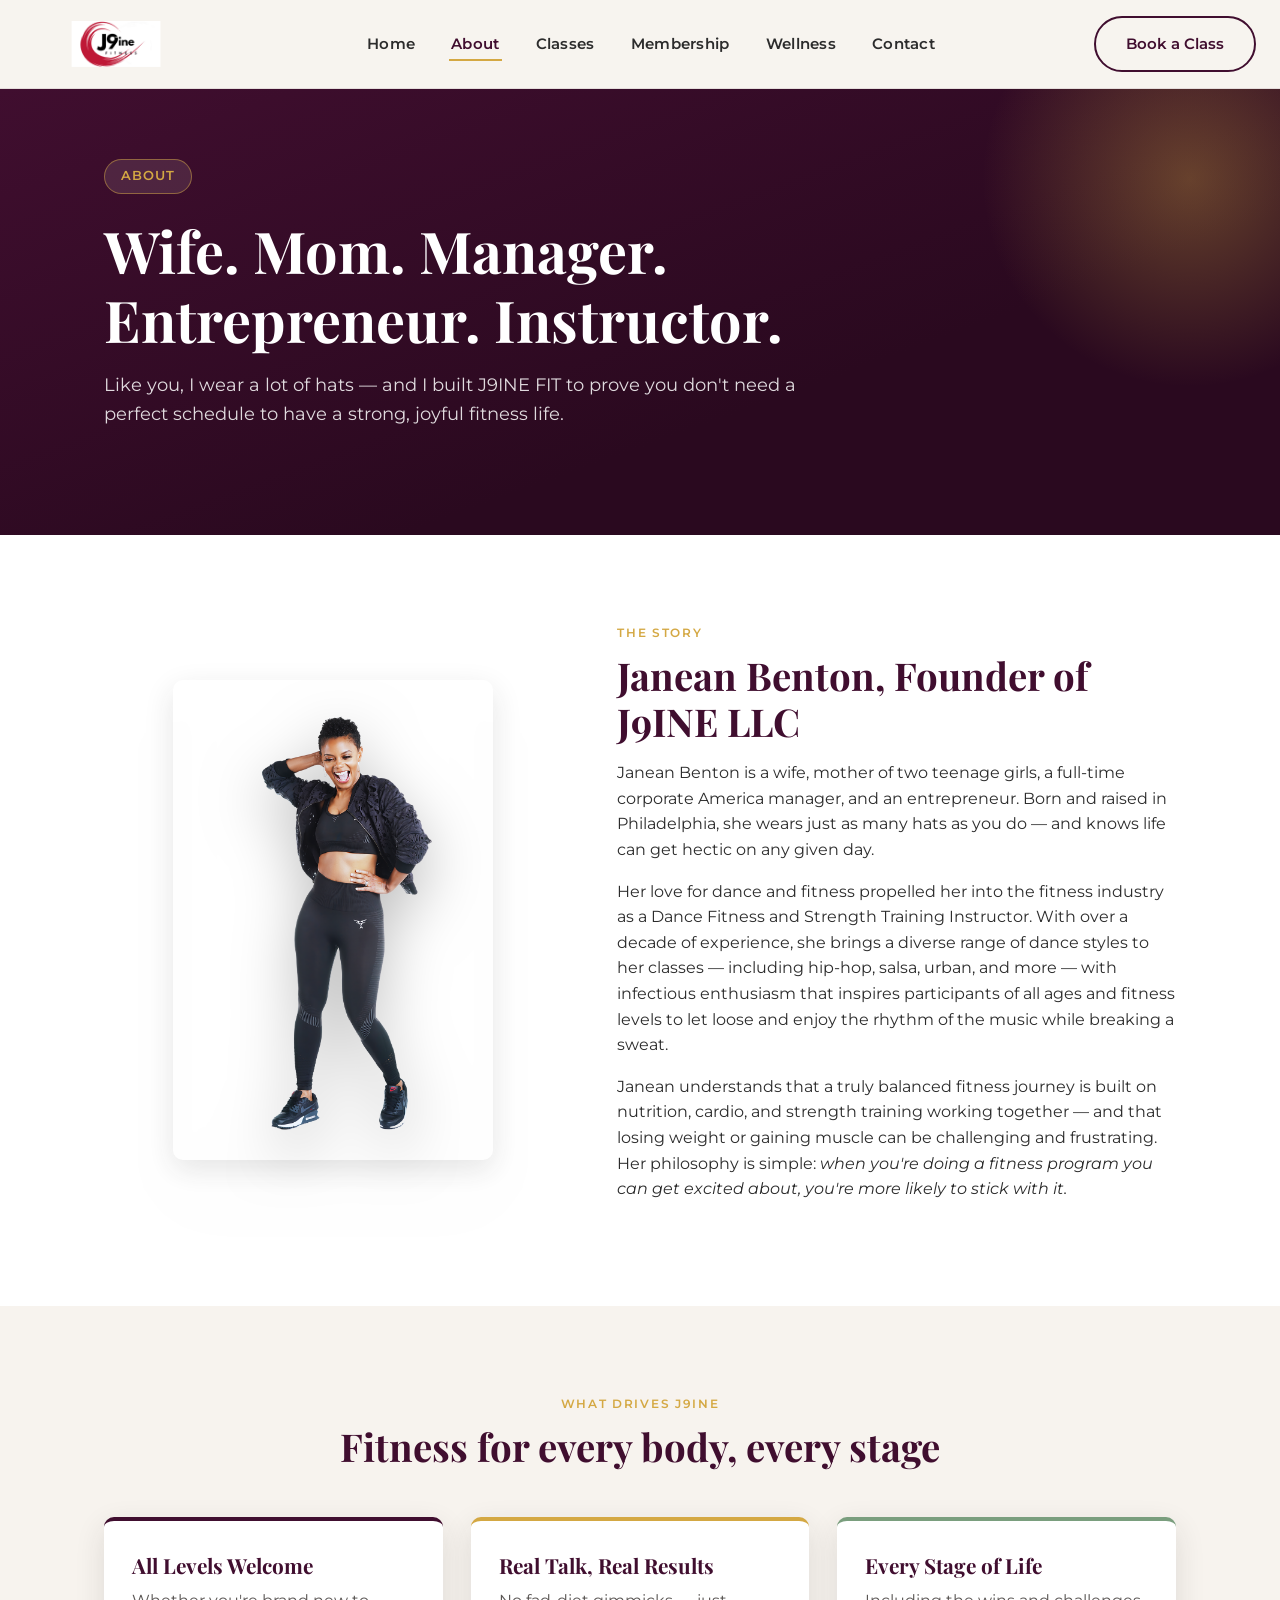
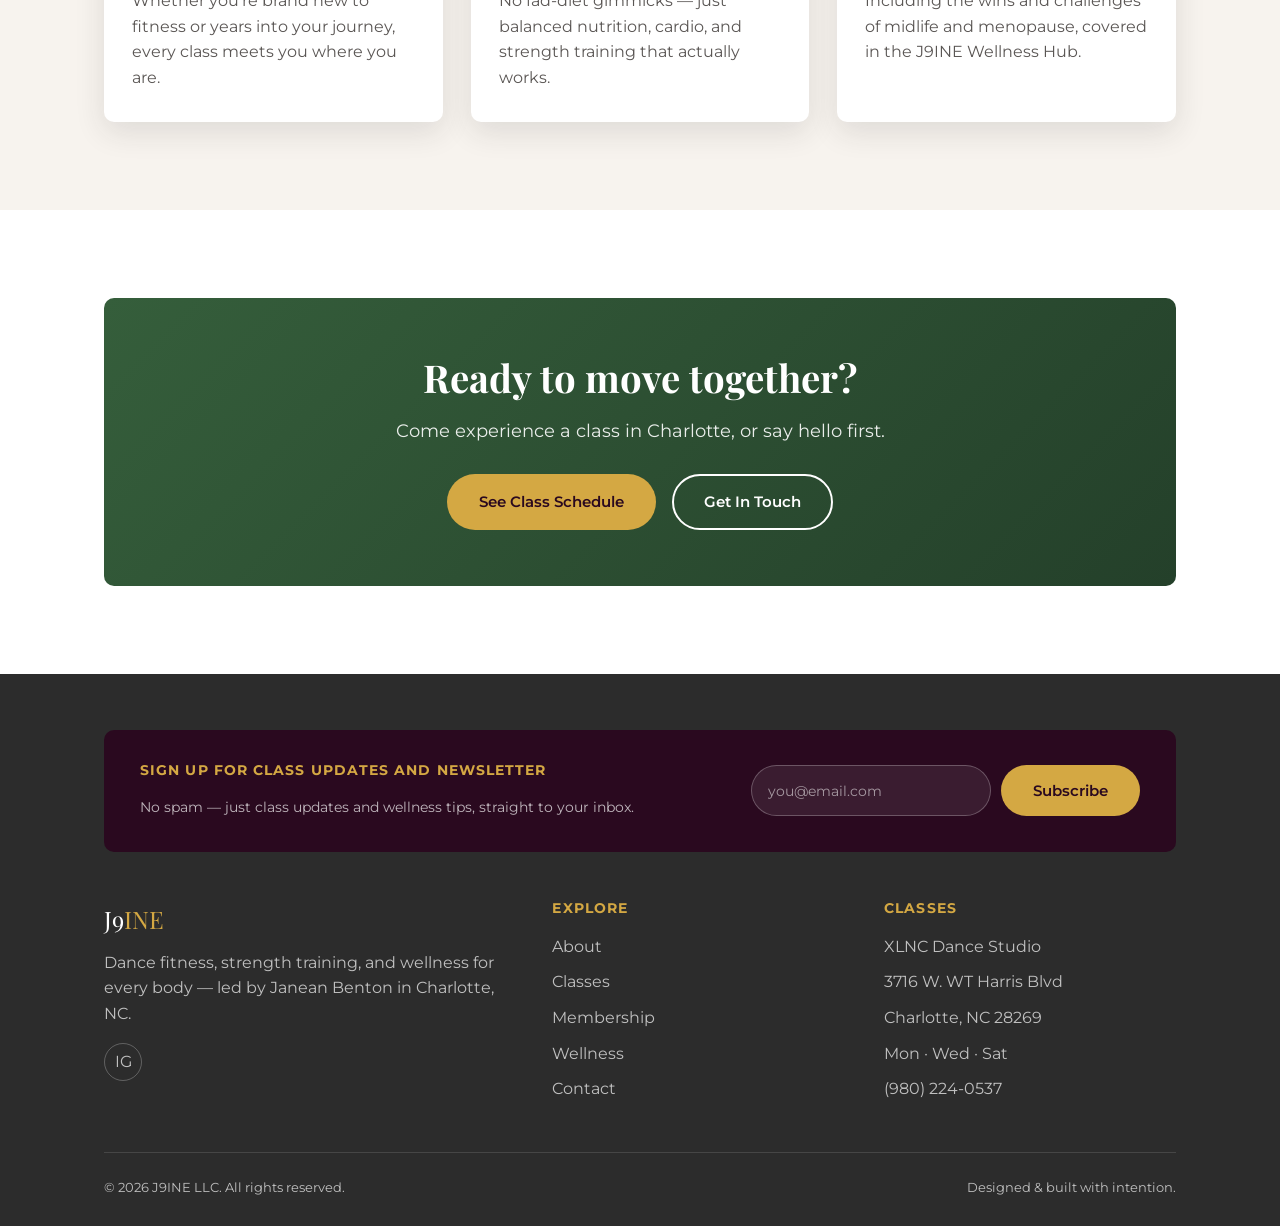
<file: about.html>
<!doctype html>
<html lang="en">
<head>
<meta charset="UTF-8">
<meta name="viewport" content="width=device-width, initial-scale=1.0">
<title>About Janean Benton | J9INE</title>
<meta name="description" content="Meet Janean Benton of J9INE LLC — wife, mother, corporate manager, entrepreneur, and dance fitness/strength training instructor with over a decade of experience in Charlotte, NC.">
<link rel="canonical" href="https://www.j9ine.com/about.html">
<meta property="og:type" content="profile">
<meta property="og:title" content="About Janean Benton | J9INE">
<meta property="og:description" content="Wife, mom, corporate manager, entrepreneur, and dance fitness instructor — the story behind J9INE.">
<meta property="og:url" content="https://www.j9ine.com/about.html">
<meta property="og:image" content="https://www.j9ine.com/assets/janean-hero.png">
<meta name="twitter:card" content="summary_large_image">
<meta name="twitter:image" content="https://www.j9ine.com/assets/janean-hero.png">
<link rel="icon" type="image/png" sizes="32x32" href="assets/favicon-32.png">
<link rel="apple-touch-icon" href="assets/apple-touch-icon.png">
<link rel="preconnect" href="https://fonts.googleapis.com">
<link rel="preconnect" href="https://fonts.gstatic.com" crossorigin>
<link href="https://fonts.googleapis.com/css2?family=Playfair+Display:ital,wght@0,600;0,700;1,500&family=Montserrat:wght@300;400;500;600;700&display=swap" rel="stylesheet">
<link rel="stylesheet" href="css/styles.css">
</head>
<body>

<header class="site-header">
  <nav class="nav">
    <a href="index.html" class="logo"><img src="assets/logo.png" alt="J9INE Fitness"></a>
    <ul class="nav-links">
      <li><a href="index.html">Home</a></li>
      <li><a href="about.html" class="active">About</a></li>
      <li><a href="classes.html">Classes</a></li>
      <li><a href="membership.html">Membership</a></li>
      <li><a href="wellness.html">Wellness</a></li>
      <li><a href="contact.html">Contact</a></li>
    </ul>
    <div class="nav-cta">
      <a href="classes.html#book" class="btn btn-outline-plum">Book a Class</a>
      <button class="nav-toggle" aria-label="Toggle menu"><span></span><span></span><span></span></button>
    </div>
  </nav>
</header>

<section class="hero" style="padding:70px 0 90px;">
  <div class="container">
    <span class="hero-badge">About</span>
    <h1>Wife. Mom. Manager.<br>Entrepreneur. Instructor.</h1>
    <p class="lede">Like you, I wear a lot of hats — and I built J9INE FIT to prove you don't need a perfect schedule to have a strong, joyful fitness life.</p>
  </div>
</section>

<section>
  <div class="container split">
    <img class="about-photo" src="assets/janean-hero.png" alt="Janean Benton, founder of J9INE FIT">
    <div>
      <span class="eyebrow">The Story</span>
      <h2>Janean Benton, Founder of J9INE LLC</h2>
      <p>Janean Benton is a wife, mother of two teenage girls, a full-time corporate America manager, and an entrepreneur. Born and raised in Philadelphia, she wears just as many hats as you do — and knows life can get hectic on any given day.</p>
      <p>Her love for dance and fitness propelled her into the fitness industry as a Dance Fitness and Strength Training Instructor. With over a decade of experience, she brings a diverse range of dance styles to her classes — including hip-hop, salsa, urban, and more — with infectious enthusiasm that inspires participants of all ages and fitness levels to let loose and enjoy the rhythm of the music while breaking a sweat.</p>
      <p>Janean understands that a truly balanced fitness journey is built on nutrition, cardio, and strength training working together — and that losing weight or gaining muscle can be challenging and frustrating. Her philosophy is simple: <em>when you're doing a fitness program you can get excited about, you're more likely to stick with it.</em></p>
    </div>
  </div>
</section>

<section class="section-cream">
  <div class="container">
    <div class="section-head">
      <span class="eyebrow">What Drives J9INE</span>
      <h2>Fitness for every body, every stage</h2>
    </div>
    <div class="grid grid-3">
      <div class="card plum">
        <h3>All Levels Welcome</h3>
        <p>Whether you're brand new to fitness or years into your journey, every class meets you where you are.</p>
      </div>
      <div class="card">
        <h3>Real Talk, Real Results</h3>
        <p>No fad-diet gimmicks — just balanced nutrition, cardio, and strength training that actually works.</p>
      </div>
      <div class="card sage">
        <h3>Every Stage of Life</h3>
        <p>Including the wins and challenges of midlife and menopause, covered in the J9INE Wellness Hub.</p>
      </div>
    </div>
  </div>
</section>

<section>
  <div class="container">
    <div class="cta-banner">
      <h2>Ready to move together?</h2>
      <p class="lede" style="margin:0 auto 28px;color:rgba(255,255,255,0.9);">Come experience a class in Charlotte, or say hello first.</p>
      <div class="cta-row" style="justify-content:center;">
        <a href="classes.html" class="btn btn-gold">See Class Schedule</a>
        <a href="contact.html" class="btn btn-outline">Get In Touch</a>
      </div>
    </div>
  </div>
</section>

<footer class="site-footer">
  <div class="container">
    <div class="newsletter-bar">
      <div>
        <h4>Sign Up for Class Updates and Newsletter</h4>
        <p>No spam — just class updates and wellness tips, straight to your inbox.</p>
      </div>
      <form class="newsletter-form" action="https://formspree.io/f/xpqgboqa" method="POST">
        <input type="email" name="email" placeholder="you@email.com" required>
        <input type="hidden" name="form_type" value="newsletter">
        <button type="submit" class="btn btn-gold">Subscribe</button>
      </form>
    </div>

    <div class="footer-grid">
      <div>
        <div class="footer-logo">J9<span>INE</span></div>
        <p>Dance fitness, strength training, and wellness for every body — led by Janean Benton in Charlotte, NC.</p>
        <div class="social-row">
          <a href="https://www.instagram.com/J9INEFit" target="_blank" rel="noopener" aria-label="Instagram">IG</a>
        </div>
      </div>
      <div>
        <h4>Explore</h4>
        <ul class="footer-links">
          <li><a href="about.html">About</a></li>
          <li><a href="classes.html">Classes</a></li>
          <li><a href="membership.html">Membership</a></li>
          <li><a href="wellness.html">Wellness</a></li>
          <li><a href="contact.html">Contact</a></li>
        </ul>
      </div>
      <div>
        <h4>Classes</h4>
        <ul class="footer-links">
          <li>XLNC Dance Studio</li>
          <li>3716 W. WT Harris Blvd</li>
          <li>Charlotte, NC 28269</li>
          <li>Mon · Wed · Sat</li>
          <li><a href="tel:+19802240537">(980) 224-0537</a></li>
        </ul>
      </div>
    </div>
    <div class="footer-bottom">
      <span>&copy; <span id="year"></span> J9INE LLC. All rights reserved.</span>
      <span>Designed &amp; built with intention.</span>
    </div>
  </div>
</footer>
<a href="classes.html#book" class="mobile-book-cta">Book a Class</a>
<script src="js/main.js"></script>
</body>
</html>
</file>
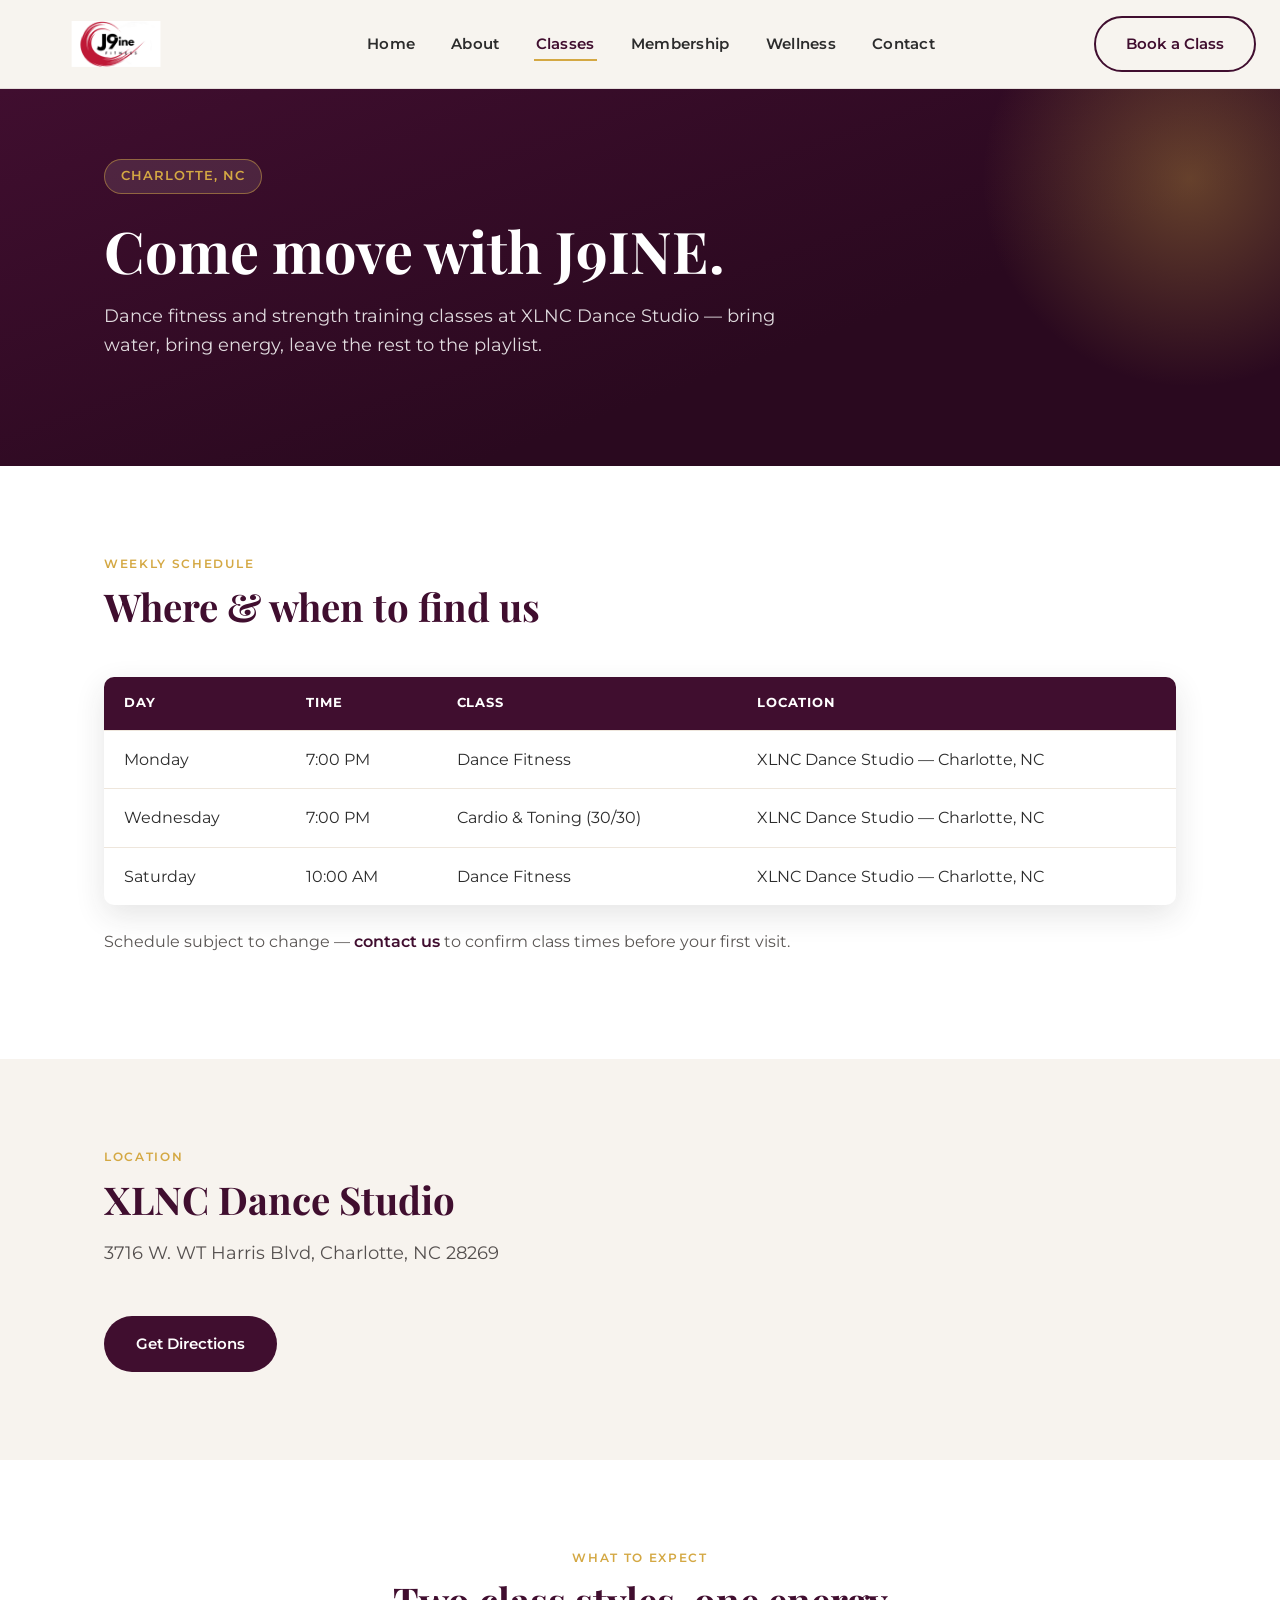
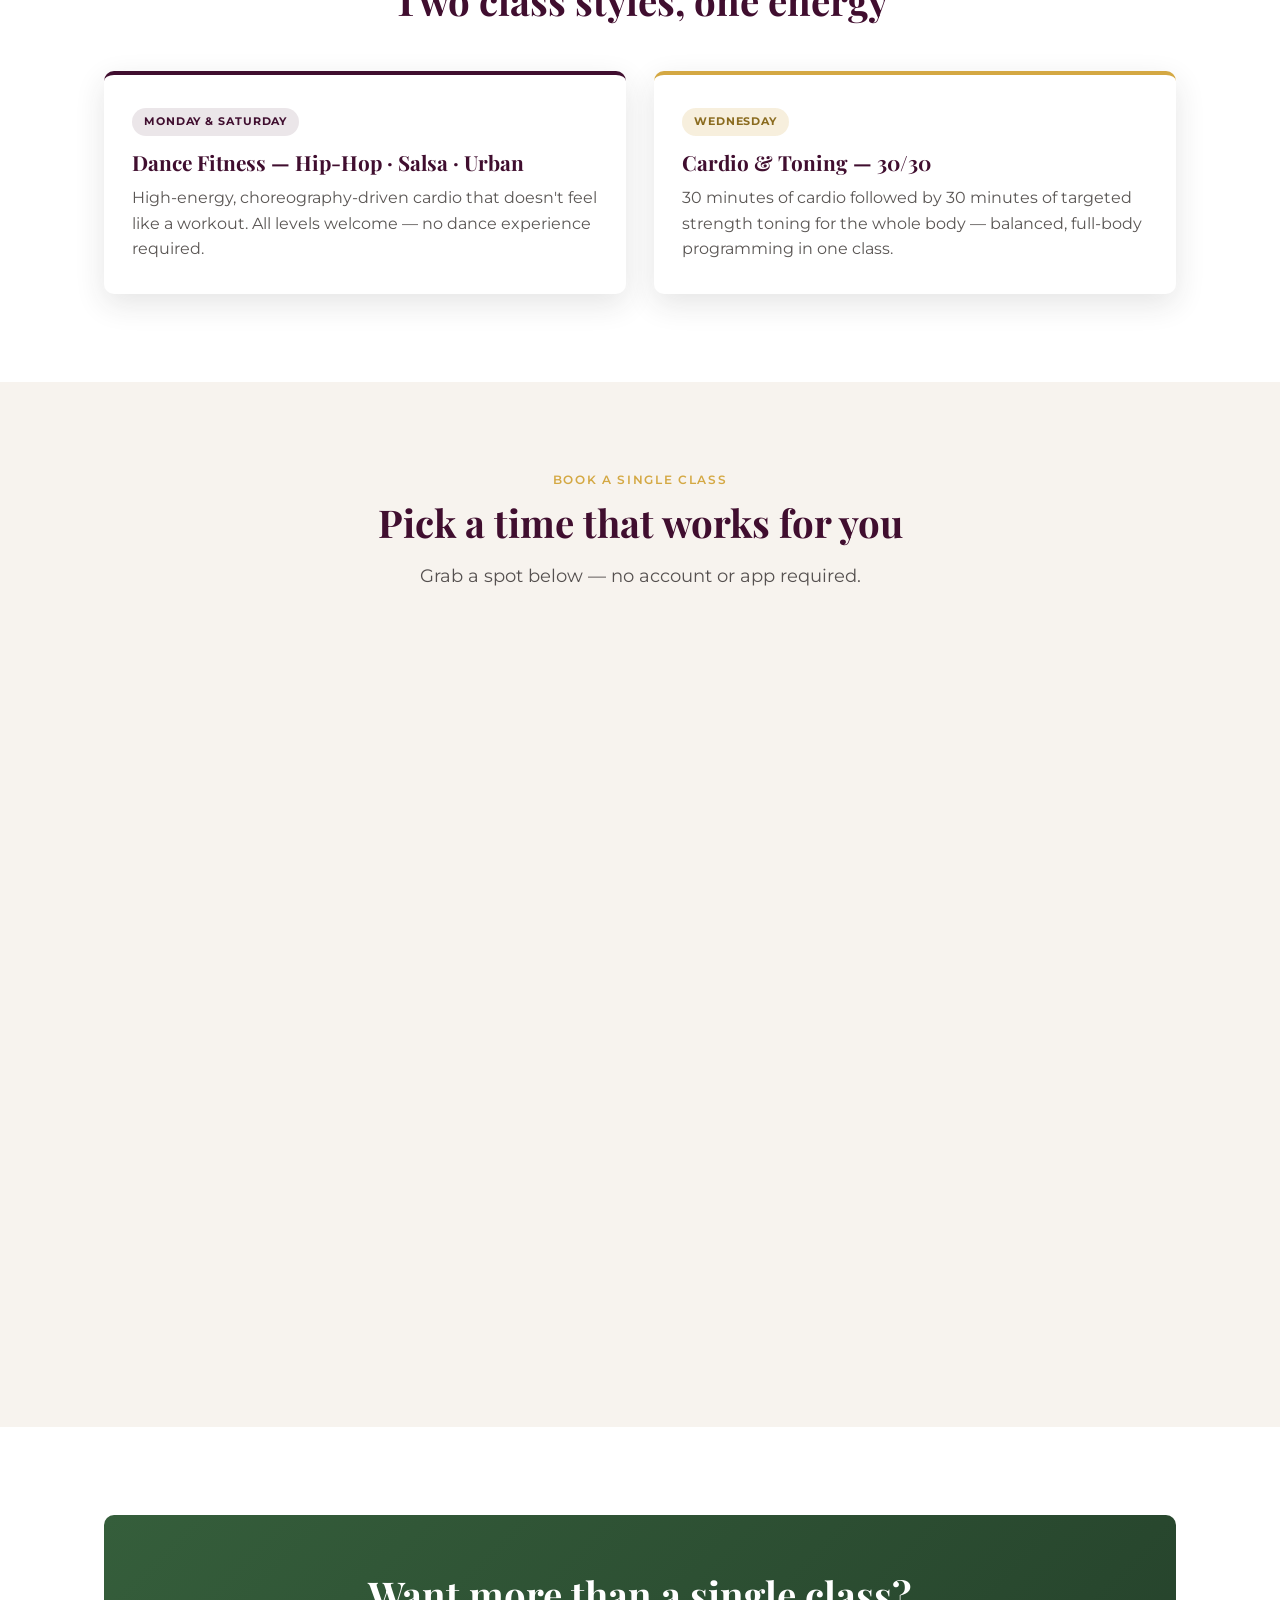
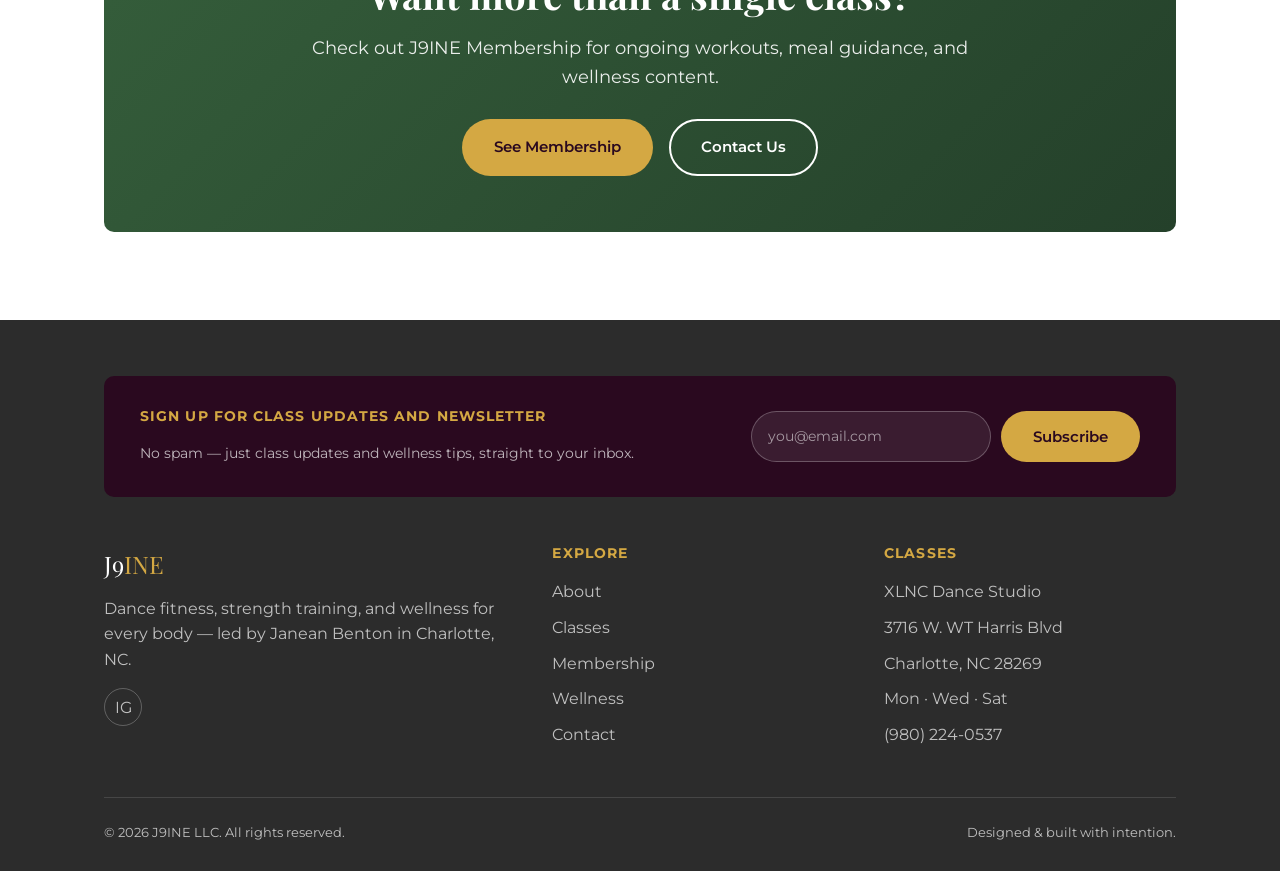
<file: classes.html>
<!doctype html>
<html lang="en">
<head>
<meta charset="UTF-8">
<meta name="viewport" content="width=device-width, initial-scale=1.0">
<title>Class Schedule | J9INE Dance Fitness in Charlotte, NC</title>
<meta name="description" content="Join J9INE dance fitness and strength training classes with Janean Benton at XLNC Dance Studio, 3716 W. WT Harris Blvd, Charlotte, NC — Monday, Wednesday, and Saturday.">
<link rel="canonical" href="https://www.j9ine.com/classes.html">
<meta property="og:type" content="website">
<meta property="og:title" content="Class Schedule | J9INE">
<meta property="og:description" content="Dance fitness and strength training classes with Janean Benton at XLNC Dance Studio, Charlotte, NC.">
<meta property="og:url" content="https://www.j9ine.com/classes.html">
<meta property="og:image" content="https://www.j9ine.com/assets/hero-poster.jpg">
<meta name="twitter:card" content="summary_large_image">
<meta name="twitter:image" content="https://www.j9ine.com/assets/hero-poster.jpg">
<link rel="icon" type="image/png" sizes="32x32" href="assets/favicon-32.png">
<link rel="apple-touch-icon" href="assets/apple-touch-icon.png">
<link rel="preconnect" href="https://fonts.googleapis.com">
<link rel="preconnect" href="https://fonts.gstatic.com" crossorigin>
<link href="https://fonts.googleapis.com/css2?family=Playfair+Display:ital,wght@0,600;0,700;1,500&family=Montserrat:wght@300;400;500;600;700&display=swap" rel="stylesheet">
<link rel="stylesheet" href="css/styles.css">
<script type="application/ld+json">
{
  "@context": "https://schema.org",
  "@type": "ExerciseGym",
  "name": "J9INE at XLNC Dance Studio",
  "telephone": "+1-980-224-0537",
  "address": {
    "@type": "PostalAddress",
    "streetAddress": "3716 W. WT Harris Blvd",
    "addressLocality": "Charlotte",
    "addressRegion": "NC",
    "postalCode": "28269",
    "addressCountry": "US"
  },
  "url": "https://www.j9ine.com/classes.html",
  "openingHoursSpecification": [
    {
      "@type": "OpeningHoursSpecification",
      "dayOfWeek": "Monday",
      "opens": "19:00",
      "closes": "20:00"
    },
    {
      "@type": "OpeningHoursSpecification",
      "dayOfWeek": "Wednesday",
      "opens": "19:00",
      "closes": "20:00"
    },
    {
      "@type": "OpeningHoursSpecification",
      "dayOfWeek": "Saturday",
      "opens": "10:00",
      "closes": "11:00"
    }
  ]
}
</script>
</head>
<body>

<header class="site-header">
  <nav class="nav">
    <a href="index.html" class="logo"><img src="assets/logo.png" alt="J9INE Fitness"></a>
    <ul class="nav-links">
      <li><a href="index.html">Home</a></li>
      <li><a href="about.html">About</a></li>
      <li><a href="classes.html" class="active">Classes</a></li>
      <li><a href="membership.html">Membership</a></li>
      <li><a href="wellness.html">Wellness</a></li>
      <li><a href="contact.html">Contact</a></li>
    </ul>
    <div class="nav-cta">
      <a href="classes.html#book" class="btn btn-outline-plum">Book a Class</a>
      <button class="nav-toggle" aria-label="Toggle menu"><span></span><span></span><span></span></button>
    </div>
  </nav>
</header>

<section class="hero" style="padding:70px 0 90px;">
  <div class="container">
    <span class="hero-badge">Charlotte, NC</span>
    <h1>Come move with J9INE.</h1>
    <p class="lede">Dance fitness and strength training classes at XLNC Dance Studio — bring water, bring energy, leave the rest to the playlist.</p>
  </div>
</section>

<section>
  <div class="container">
    <div class="section-head left">
      <span class="eyebrow">Weekly Schedule</span>
      <h2>Where &amp; when to find us</h2>
    </div>
    <table class="schedule">
      <thead>
        <tr>
          <th>Day</th>
          <th>Time</th>
          <th>Class</th>
          <th>Location</th>
        </tr>
      </thead>
      <tbody>
        <tr>
          <td>Monday</td>
          <td>7:00 PM</td>
          <td>Dance Fitness</td>
          <td>XLNC Dance Studio — Charlotte, NC</td>
        </tr>
        <tr>
          <td>Wednesday</td>
          <td>7:00 PM</td>
          <td>Cardio &amp; Toning (30/30)</td>
          <td>XLNC Dance Studio — Charlotte, NC</td>
        </tr>
        <tr>
          <td>Saturday</td>
          <td>10:00 AM</td>
          <td>Dance Fitness</td>
          <td>XLNC Dance Studio — Charlotte, NC</td>
        </tr>
      </tbody>
    </table>
    <p style="margin-top:24px;color:#5a5654;">Schedule subject to change — <a href="contact.html" style="color:var(--plum);font-weight:600;">contact us</a> to confirm class times before your first visit.</p>
  </div>
</section>

<section class="section-cream">
  <div class="container">
    <div class="section-head left">
      <span class="eyebrow">Location</span>
      <h2>XLNC Dance Studio</h2>
      <p class="lede">3716 W. WT Harris Blvd, Charlotte, NC 28269</p>
    </div>
    <a class="btn btn-primary" target="_blank" rel="noopener"
       href="https://www.google.com/maps/search/?api=1&query=3716+W+WT+Harris+Blvd+Charlotte+NC+28269">
      Get Directions
    </a>
  </div>
</section>

<section>
  <div class="container">
    <div class="section-head">
      <span class="eyebrow">What to Expect</span>
      <h2>Two class styles, one energy</h2>
    </div>
    <div class="grid grid-2">
      <div class="card plum">
        <span class="tag tag-plum">Monday &amp; Saturday</span>
        <h3>Dance Fitness — Hip-Hop · Salsa · Urban</h3>
        <p>High-energy, choreography-driven cardio that doesn't feel like a workout. All levels welcome — no dance experience required.</p>
      </div>
      <div class="card">
        <span class="tag tag-gold">Wednesday</span>
        <h3>Cardio &amp; Toning — 30/30</h3>
        <p>30 minutes of cardio followed by 30 minutes of targeted strength toning for the whole body — balanced, full-body programming in one class.</p>
      </div>
    </div>
  </div>
</section>

<section id="book" class="section-cream">
  <div class="container">
    <div class="section-head">
      <span class="eyebrow">Book a Single Class</span>
      <h2>Pick a time that works for you</h2>
      <p class="lede" style="margin:0 auto;">Grab a spot below — no account or app required.</p>
    </div>
    <!-- Calendly inline widget begin -->
    <div class="calendly-inline-widget" data-url="https://calendly.com/janean-benton-j9ine" style="min-width:320px;height:700px;"></div>
    <script type="text/javascript" src="https://assets.calendly.com/assets/external/widget.js" async></script>
    <!-- Calendly inline widget end -->
  </div>
</section>

<section>
  <div class="container">
    <div class="cta-banner">
      <h2>Want more than a single class?</h2>
      <p class="lede" style="margin:0 auto 28px;color:rgba(255,255,255,0.9);">Check out J9INE Membership for ongoing workouts, meal guidance, and wellness content.</p>
      <div class="cta-row" style="justify-content:center;">
        <a href="membership.html" class="btn btn-gold">See Membership</a>
        <a href="contact.html" class="btn btn-outline">Contact Us</a>
      </div>
    </div>
  </div>
</section>

<footer class="site-footer">
  <div class="container">
    <div class="newsletter-bar">
      <div>
        <h4>Sign Up for Class Updates and Newsletter</h4>
        <p>No spam — just class updates and wellness tips, straight to your inbox.</p>
      </div>
      <form class="newsletter-form" action="https://formspree.io/f/xpqgboqa" method="POST">
        <input type="email" name="email" placeholder="you@email.com" required>
        <input type="hidden" name="form_type" value="newsletter">
        <button type="submit" class="btn btn-gold">Subscribe</button>
      </form>
    </div>

    <div class="footer-grid">
      <div>
        <div class="footer-logo">J9<span>INE</span></div>
        <p>Dance fitness, strength training, and wellness for every body — led by Janean Benton in Charlotte, NC.</p>
        <div class="social-row">
          <a href="https://www.instagram.com/J9INEFit" target="_blank" rel="noopener" aria-label="Instagram">IG</a>
        </div>
      </div>
      <div>
        <h4>Explore</h4>
        <ul class="footer-links">
          <li><a href="about.html">About</a></li>
          <li><a href="classes.html">Classes</a></li>
          <li><a href="membership.html">Membership</a></li>
          <li><a href="wellness.html">Wellness</a></li>
          <li><a href="contact.html">Contact</a></li>
        </ul>
      </div>
      <div>
        <h4>Classes</h4>
        <ul class="footer-links">
          <li>XLNC Dance Studio</li>
          <li>3716 W. WT Harris Blvd</li>
          <li>Charlotte, NC 28269</li>
          <li>Mon · Wed · Sat</li>
          <li><a href="tel:+19802240537">(980) 224-0537</a></li>
        </ul>
      </div>
    </div>
    <div class="footer-bottom">
      <span>&copy; <span id="year"></span> J9INE LLC. All rights reserved.</span>
      <span>Designed &amp; built with intention.</span>
    </div>
  </div>
</footer>
<script src="js/main.js"></script>
</body>
</html>
</file>
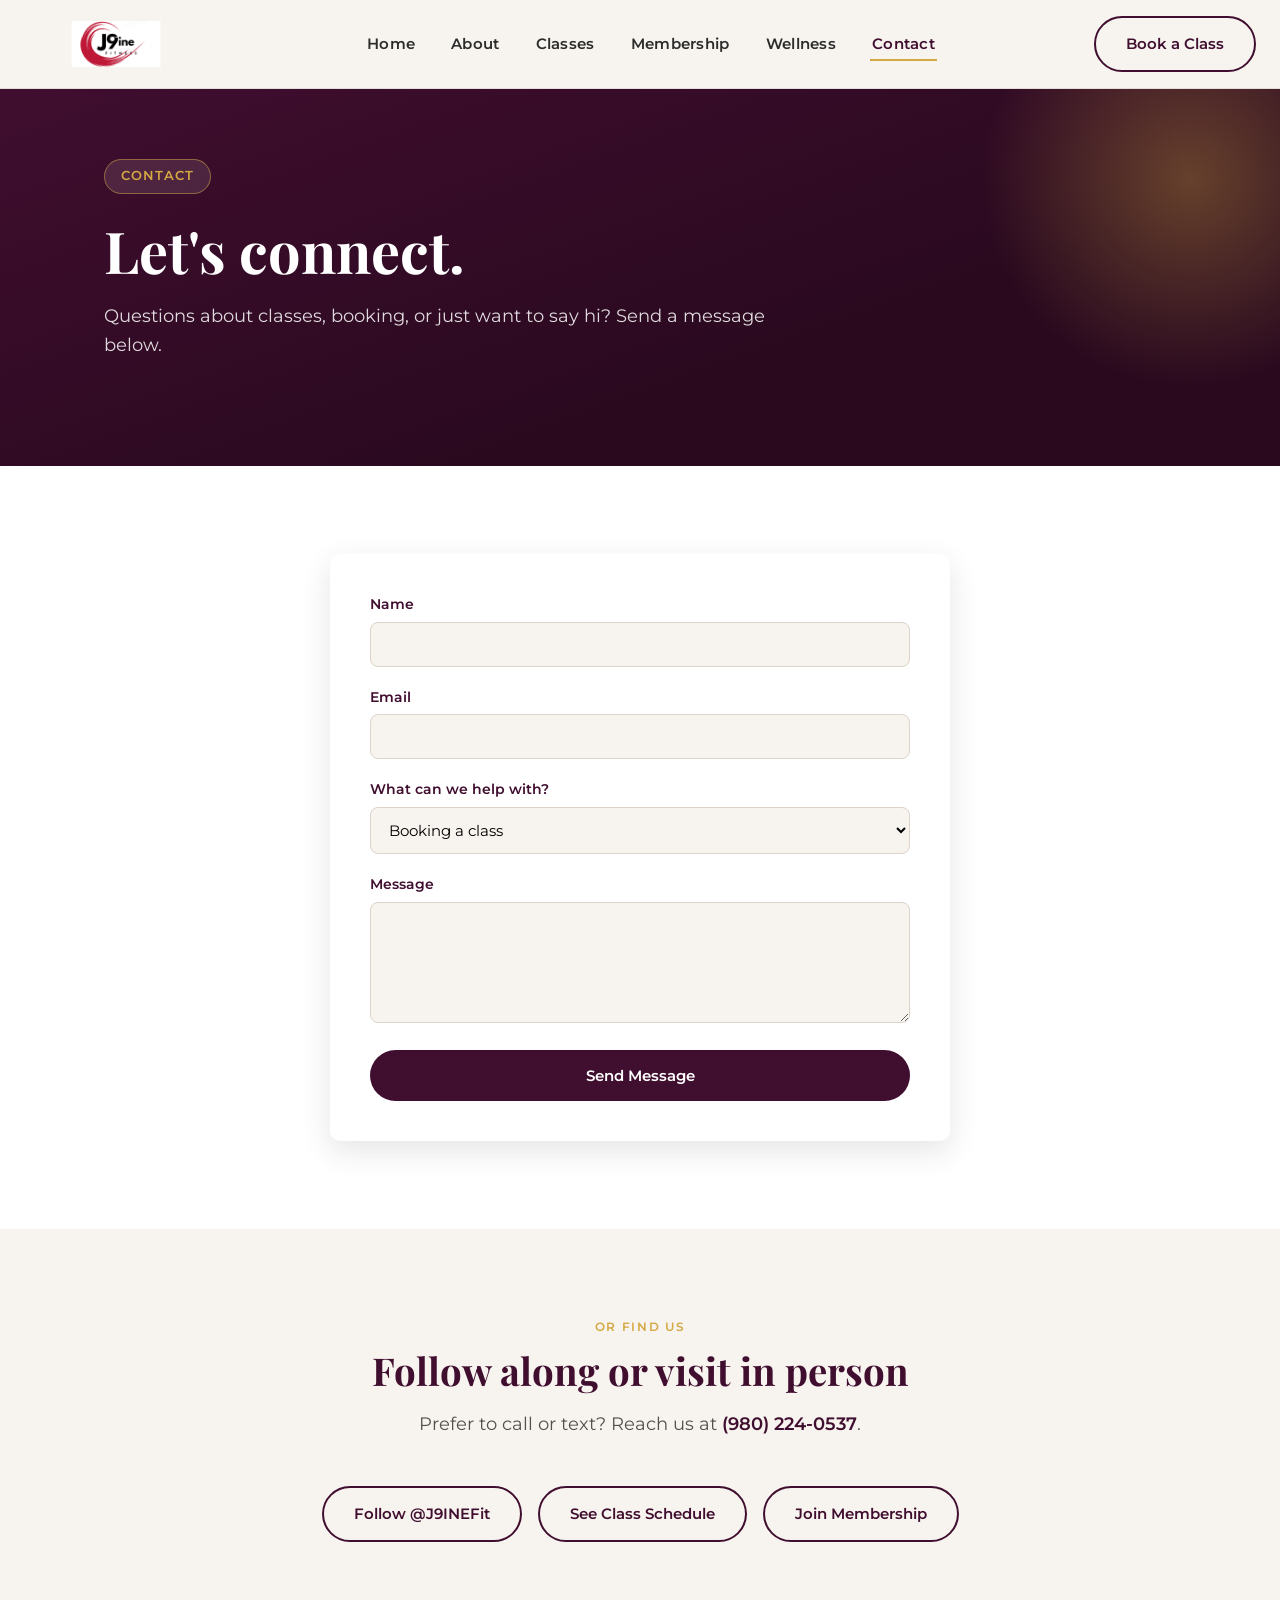
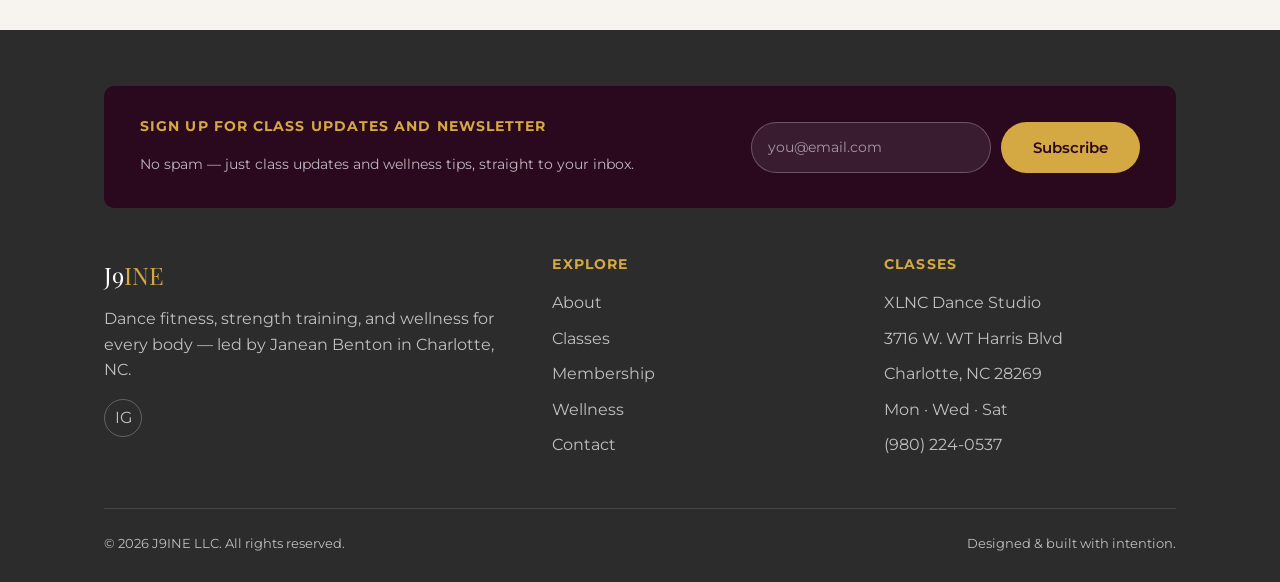
<file: contact.html>
<!doctype html>
<html lang="en">
<head>
<meta charset="UTF-8">
<meta name="viewport" content="width=device-width, initial-scale=1.0">
<title>Contact | J9INE</title>
<meta name="description" content="Get in touch with J9INE to book a dance fitness or strength training class, ask a question, or say hello.">
<link rel="canonical" href="https://www.j9ine.com/contact.html">
<meta property="og:type" content="website">
<meta property="og:title" content="Contact | J9INE">
<meta property="og:description" content="Book a class or get in touch with J9INE.">
<meta property="og:url" content="https://www.j9ine.com/contact.html">
<meta property="og:image" content="https://www.j9ine.com/assets/hero-poster.jpg">
<meta name="twitter:card" content="summary_large_image">
<meta name="twitter:image" content="https://www.j9ine.com/assets/hero-poster.jpg">
<link rel="icon" type="image/png" sizes="32x32" href="assets/favicon-32.png">
<link rel="apple-touch-icon" href="assets/apple-touch-icon.png">
<link rel="preconnect" href="https://fonts.googleapis.com">
<link rel="preconnect" href="https://fonts.gstatic.com" crossorigin>
<link href="https://fonts.googleapis.com/css2?family=Playfair+Display:ital,wght@0,600;0,700;1,500&family=Montserrat:wght@300;400;500;600;700&display=swap" rel="stylesheet">
<link rel="stylesheet" href="css/styles.css">
</head>
<body>

<header class="site-header">
  <nav class="nav">
    <a href="index.html" class="logo"><img src="assets/logo.png" alt="J9INE Fitness"></a>
    <ul class="nav-links">
      <li><a href="index.html">Home</a></li>
      <li><a href="about.html">About</a></li>
      <li><a href="classes.html">Classes</a></li>
      <li><a href="membership.html">Membership</a></li>
      <li><a href="wellness.html">Wellness</a></li>
      <li><a href="contact.html" class="active">Contact</a></li>
    </ul>
    <div class="nav-cta">
      <a href="classes.html#book" class="btn btn-outline-plum">Book a Class</a>
      <button class="nav-toggle" aria-label="Toggle menu"><span></span><span></span><span></span></button>
    </div>
  </nav>
</header>

<section class="hero" style="padding:70px 0 90px;">
  <div class="container">
    <span class="hero-badge">Contact</span>
    <h1>Let's connect.</h1>
    <p class="lede">Questions about classes, booking, or just want to say hi? Send a message below.</p>
  </div>
</section>

<section>
  <div class="container">
    <form class="form" action="https://formspree.io/f/xykqobzo" method="POST">
      <label for="name">Name</label>
      <input type="text" id="name" name="name" required>

      <label for="email">Email</label>
      <input type="email" id="email" name="_replyto" required>

      <label for="reason">What can we help with?</label>
      <select id="reason" name="reason">
        <option>Booking a class</option>
        <option>General question</option>
        <option>Wellness / content topic request</option>
        <option>Something else</option>
      </select>

      <label for="message">Message</label>
      <textarea id="message" name="message" rows="5" required></textarea>

      <input type="text" name="_gotcha" style="display:none">

      <button type="submit" class="btn btn-primary" style="width:100%;">Send Message</button>
    </form>
  </div>
</section>

<section class="section-cream">
  <div class="container">
    <div class="section-head">
      <span class="eyebrow">Or Find Us</span>
      <h2>Follow along or visit in person</h2>
      <p class="lede" style="margin:0 auto;">Prefer to call or text? Reach us at <a href="tel:+19802240537" style="color:var(--plum);font-weight:600;">(980) 224-0537</a>.</p>
    </div>
    <div class="cta-row" style="justify-content:center;">
      <a href="https://www.instagram.com/J9INEFit" target="_blank" rel="noopener" class="btn btn-outline-plum">Follow @J9INEFit</a>
      <a href="classes.html#book" class="btn btn-outline-plum">See Class Schedule</a>
      <a href="membership.html" class="btn btn-outline-plum">Join Membership</a>
    </div>
  </div>
</section>

<footer class="site-footer">
  <div class="container">
    <div class="newsletter-bar">
      <div>
        <h4>Sign Up for Class Updates and Newsletter</h4>
        <p>No spam — just class updates and wellness tips, straight to your inbox.</p>
      </div>
      <form class="newsletter-form" action="https://formspree.io/f/xpqgboqa" method="POST">
        <input type="email" name="email" placeholder="you@email.com" required>
        <input type="hidden" name="form_type" value="newsletter">
        <button type="submit" class="btn btn-gold">Subscribe</button>
      </form>
    </div>

    <div class="footer-grid">
      <div>
        <div class="footer-logo">J9<span>INE</span></div>
        <p>Dance fitness, strength training, and wellness for every body — led by Janean Benton in Charlotte, NC.</p>
        <div class="social-row">
          <a href="https://www.instagram.com/J9INEFit" target="_blank" rel="noopener" aria-label="Instagram">IG</a>
        </div>
      </div>
      <div>
        <h4>Explore</h4>
        <ul class="footer-links">
          <li><a href="about.html">About</a></li>
          <li><a href="classes.html">Classes</a></li>
          <li><a href="membership.html">Membership</a></li>
          <li><a href="wellness.html">Wellness</a></li>
          <li><a href="contact.html">Contact</a></li>
        </ul>
      </div>
      <div>
        <h4>Classes</h4>
        <ul class="footer-links">
          <li>XLNC Dance Studio</li>
          <li>3716 W. WT Harris Blvd</li>
          <li>Charlotte, NC 28269</li>
          <li>Mon · Wed · Sat</li>
          <li><a href="tel:+19802240537">(980) 224-0537</a></li>
        </ul>
      </div>
    </div>
    <div class="footer-bottom">
      <span>&copy; <span id="year"></span> J9INE LLC. All rights reserved.</span>
      <span>Designed &amp; built with intention.</span>
    </div>
  </div>
</footer>
<a href="classes.html#book" class="mobile-book-cta">Book a Class</a>
<script src="js/main.js"></script>
</body>
</html>
</file>
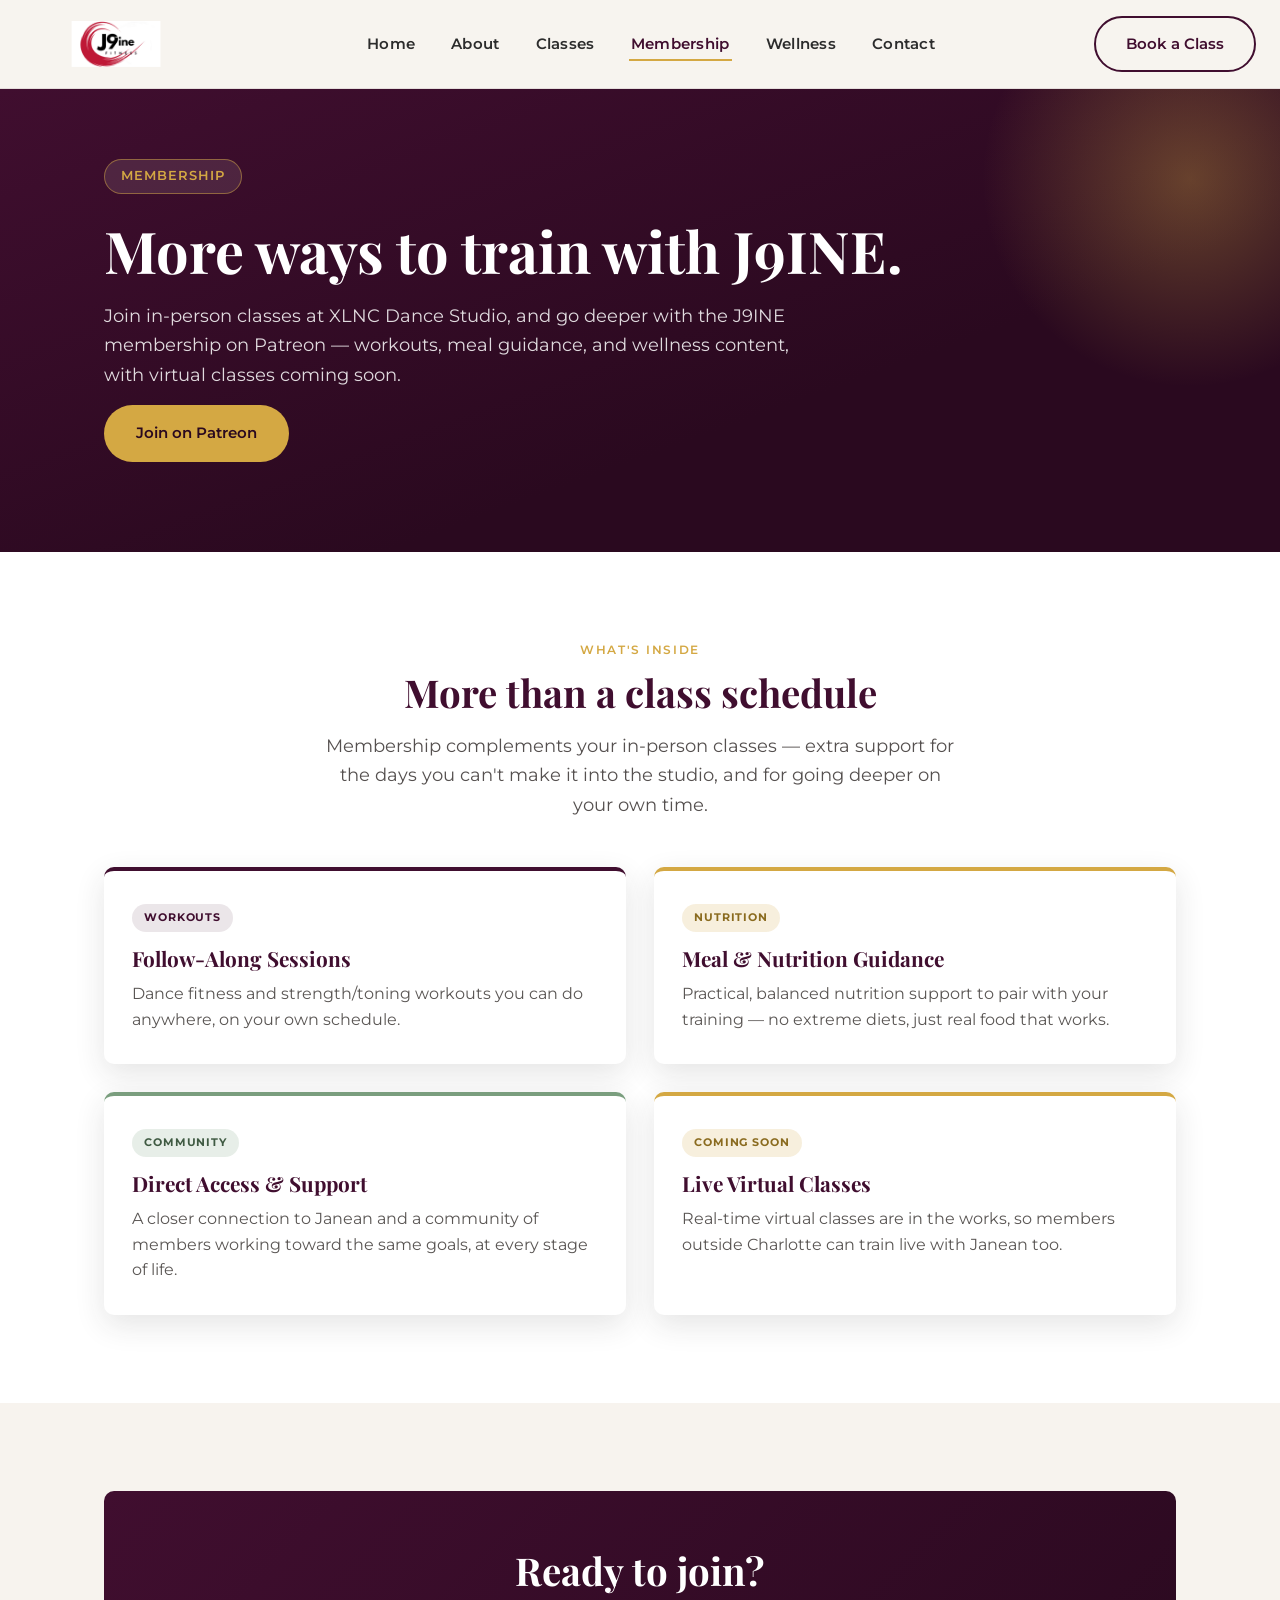
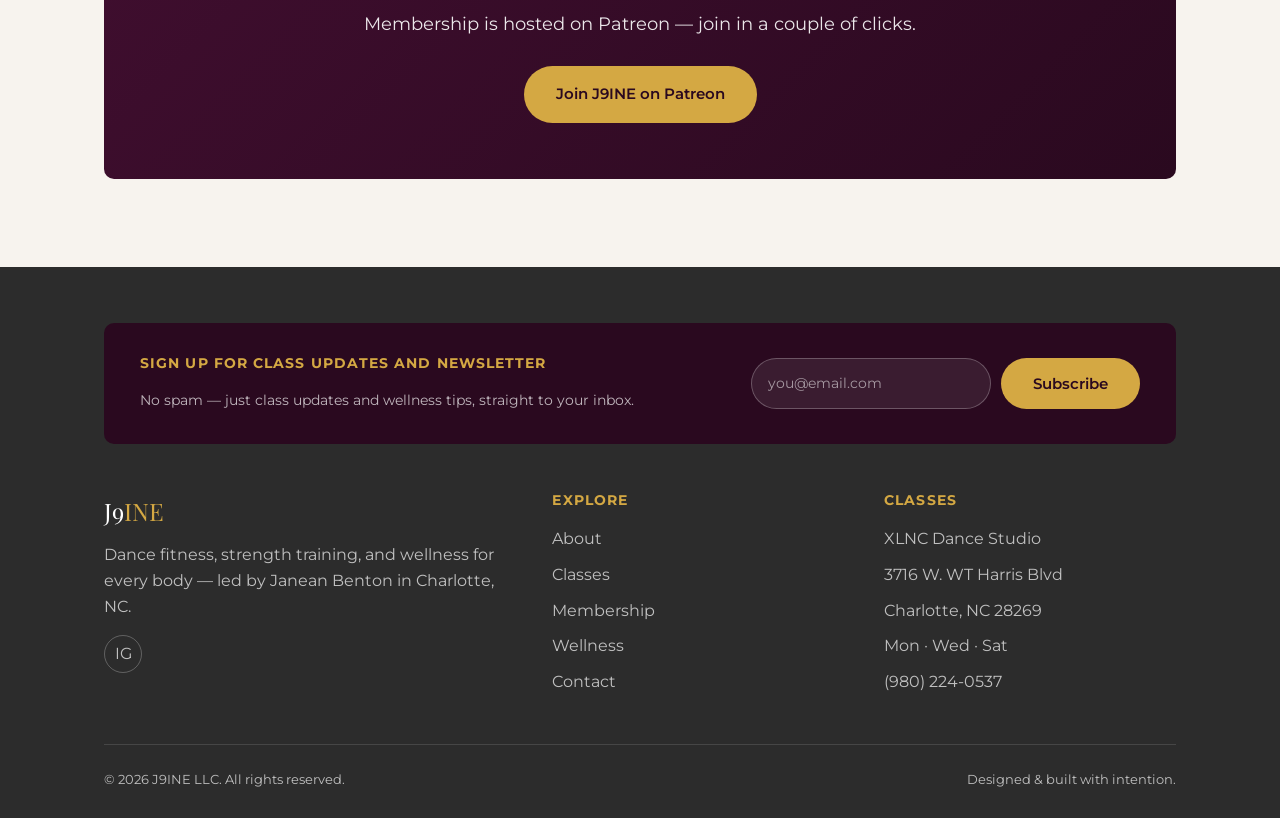
<file: membership.html>
<!doctype html>
<html lang="en">
<head>
<meta charset="UTF-8">
<meta name="viewport" content="width=device-width, initial-scale=1.0">
<title>Membership | J9INE on Patreon</title>
<meta name="description" content="Join the J9INE membership on Patreon for exclusive workouts, meal guidance, and wellness content beyond the weekly class schedule.">
<link rel="canonical" href="https://www.j9ine.com/membership.html">
<meta property="og:type" content="website">
<meta property="og:title" content="Membership | J9INE on Patreon">
<meta property="og:description" content="Join the J9INE membership on Patreon for exclusive workouts, meal guidance, and wellness content.">
<meta property="og:url" content="https://www.j9ine.com/membership.html">
<meta property="og:image" content="https://www.j9ine.com/assets/hero-poster.jpg">
<meta name="twitter:card" content="summary_large_image">
<meta name="twitter:image" content="https://www.j9ine.com/assets/hero-poster.jpg">
<link rel="icon" type="image/png" sizes="32x32" href="assets/favicon-32.png">
<link rel="apple-touch-icon" href="assets/apple-touch-icon.png">
<link rel="preconnect" href="https://fonts.googleapis.com">
<link rel="preconnect" href="https://fonts.gstatic.com" crossorigin>
<link href="https://fonts.googleapis.com/css2?family=Playfair+Display:ital,wght@0,600;0,700;1,500&family=Montserrat:wght@300;400;500;600;700&display=swap" rel="stylesheet">
<link rel="stylesheet" href="css/styles.css">
</head>
<body>

<header class="site-header">
  <nav class="nav">
    <a href="index.html" class="logo"><img src="assets/logo.png" alt="J9INE Fitness"></a>
    <ul class="nav-links">
      <li><a href="index.html">Home</a></li>
      <li><a href="about.html">About</a></li>
      <li><a href="classes.html">Classes</a></li>
      <li><a href="membership.html" class="active">Membership</a></li>
      <li><a href="wellness.html">Wellness</a></li>
      <li><a href="contact.html">Contact</a></li>
    </ul>
    <div class="nav-cta">
      <a href="classes.html#book" class="btn btn-outline-plum">Book a Class</a>
      <button class="nav-toggle" aria-label="Toggle menu"><span></span><span></span><span></span></button>
    </div>
  </nav>
</header>

<section class="hero" style="padding:70px 0 90px;">
  <div class="container">
    <span class="hero-badge">Membership</span>
    <h1>More ways to train with J9INE.</h1>
    <p class="lede">Join in-person classes at XLNC Dance Studio, and go deeper with the J9INE membership on Patreon — workouts, meal guidance, and wellness content, with virtual classes coming soon.</p>
    <div class="cta-row">
      <a href="https://www.patreon.com/cw/j9inefitness" target="_blank" rel="noopener" class="btn btn-gold">Join on Patreon</a>
    </div>
  </div>
</section>

<section>
  <div class="container">
    <div class="section-head">
      <span class="eyebrow">What's Inside</span>
      <h2>More than a class schedule</h2>
      <p class="lede" style="margin:0 auto;">Membership complements your in-person classes — extra support for the days you can't make it into the studio, and for going deeper on your own time.</p>
    </div>
    <div class="grid grid-2">
      <div class="card plum">
        <span class="tag tag-plum">Workouts</span>
        <h3>Follow-Along Sessions</h3>
        <p>Dance fitness and strength/toning workouts you can do anywhere, on your own schedule.</p>
      </div>
      <div class="card">
        <span class="tag tag-gold">Nutrition</span>
        <h3>Meal &amp; Nutrition Guidance</h3>
        <p>Practical, balanced nutrition support to pair with your training — no extreme diets, just real food that works.</p>
      </div>
      <div class="card sage">
        <span class="tag tag-sage">Community</span>
        <h3>Direct Access &amp; Support</h3>
        <p>A closer connection to Janean and a community of members working toward the same goals, at every stage of life.</p>
      </div>
      <div class="card">
        <span class="tag tag-gold">Coming Soon</span>
        <h3>Live Virtual Classes</h3>
        <p>Real-time virtual classes are in the works, so members outside Charlotte can train live with Janean too.</p>
      </div>
    </div>
  </div>
</section>

<section class="section-cream">
  <div class="container">
    <div class="cta-banner" style="background:linear-gradient(135deg, var(--plum), var(--plum-dark));">
      <h2>Ready to join?</h2>
      <p class="lede" style="margin:0 auto 28px;color:rgba(255,255,255,0.9);">Membership is hosted on Patreon — join in a couple of clicks.</p>
      <div class="cta-row" style="justify-content:center;">
        <a href="https://www.patreon.com/cw/j9inefitness" target="_blank" rel="noopener" class="btn btn-gold">Join J9INE on Patreon</a>
      </div>
    </div>
  </div>
</section>

<footer class="site-footer">
  <div class="container">
    <div class="newsletter-bar">
      <div>
        <h4>Sign Up for Class Updates and Newsletter</h4>
        <p>No spam — just class updates and wellness tips, straight to your inbox.</p>
      </div>
      <form class="newsletter-form" action="https://formspree.io/f/xpqgboqa" method="POST">
        <input type="email" name="email" placeholder="you@email.com" required>
        <input type="hidden" name="form_type" value="newsletter">
        <button type="submit" class="btn btn-gold">Subscribe</button>
      </form>
    </div>

    <div class="footer-grid">
      <div>
        <div class="footer-logo">J9<span>INE</span></div>
        <p>Dance fitness, strength training, and wellness for every body — led by Janean Benton in Charlotte, NC.</p>
        <div class="social-row">
          <a href="https://www.instagram.com/J9INEFit" target="_blank" rel="noopener" aria-label="Instagram">IG</a>
        </div>
      </div>
      <div>
        <h4>Explore</h4>
        <ul class="footer-links">
          <li><a href="about.html">About</a></li>
          <li><a href="classes.html">Classes</a></li>
          <li><a href="membership.html">Membership</a></li>
          <li><a href="wellness.html">Wellness</a></li>
          <li><a href="contact.html">Contact</a></li>
        </ul>
      </div>
      <div>
        <h4>Classes</h4>
        <ul class="footer-links">
          <li>XLNC Dance Studio</li>
          <li>3716 W. WT Harris Blvd</li>
          <li>Charlotte, NC 28269</li>
          <li>Mon · Wed · Sat</li>
          <li><a href="tel:+19802240537">(980) 224-0537</a></li>
        </ul>
      </div>
    </div>
    <div class="footer-bottom">
      <span>&copy; <span id="year"></span> J9INE LLC. All rights reserved.</span>
      <span>Designed &amp; built with intention.</span>
    </div>
  </div>
</footer>
<a href="classes.html#book" class="mobile-book-cta">Book a Class</a>
<script src="js/main.js"></script>
</body>
</html>
</file>
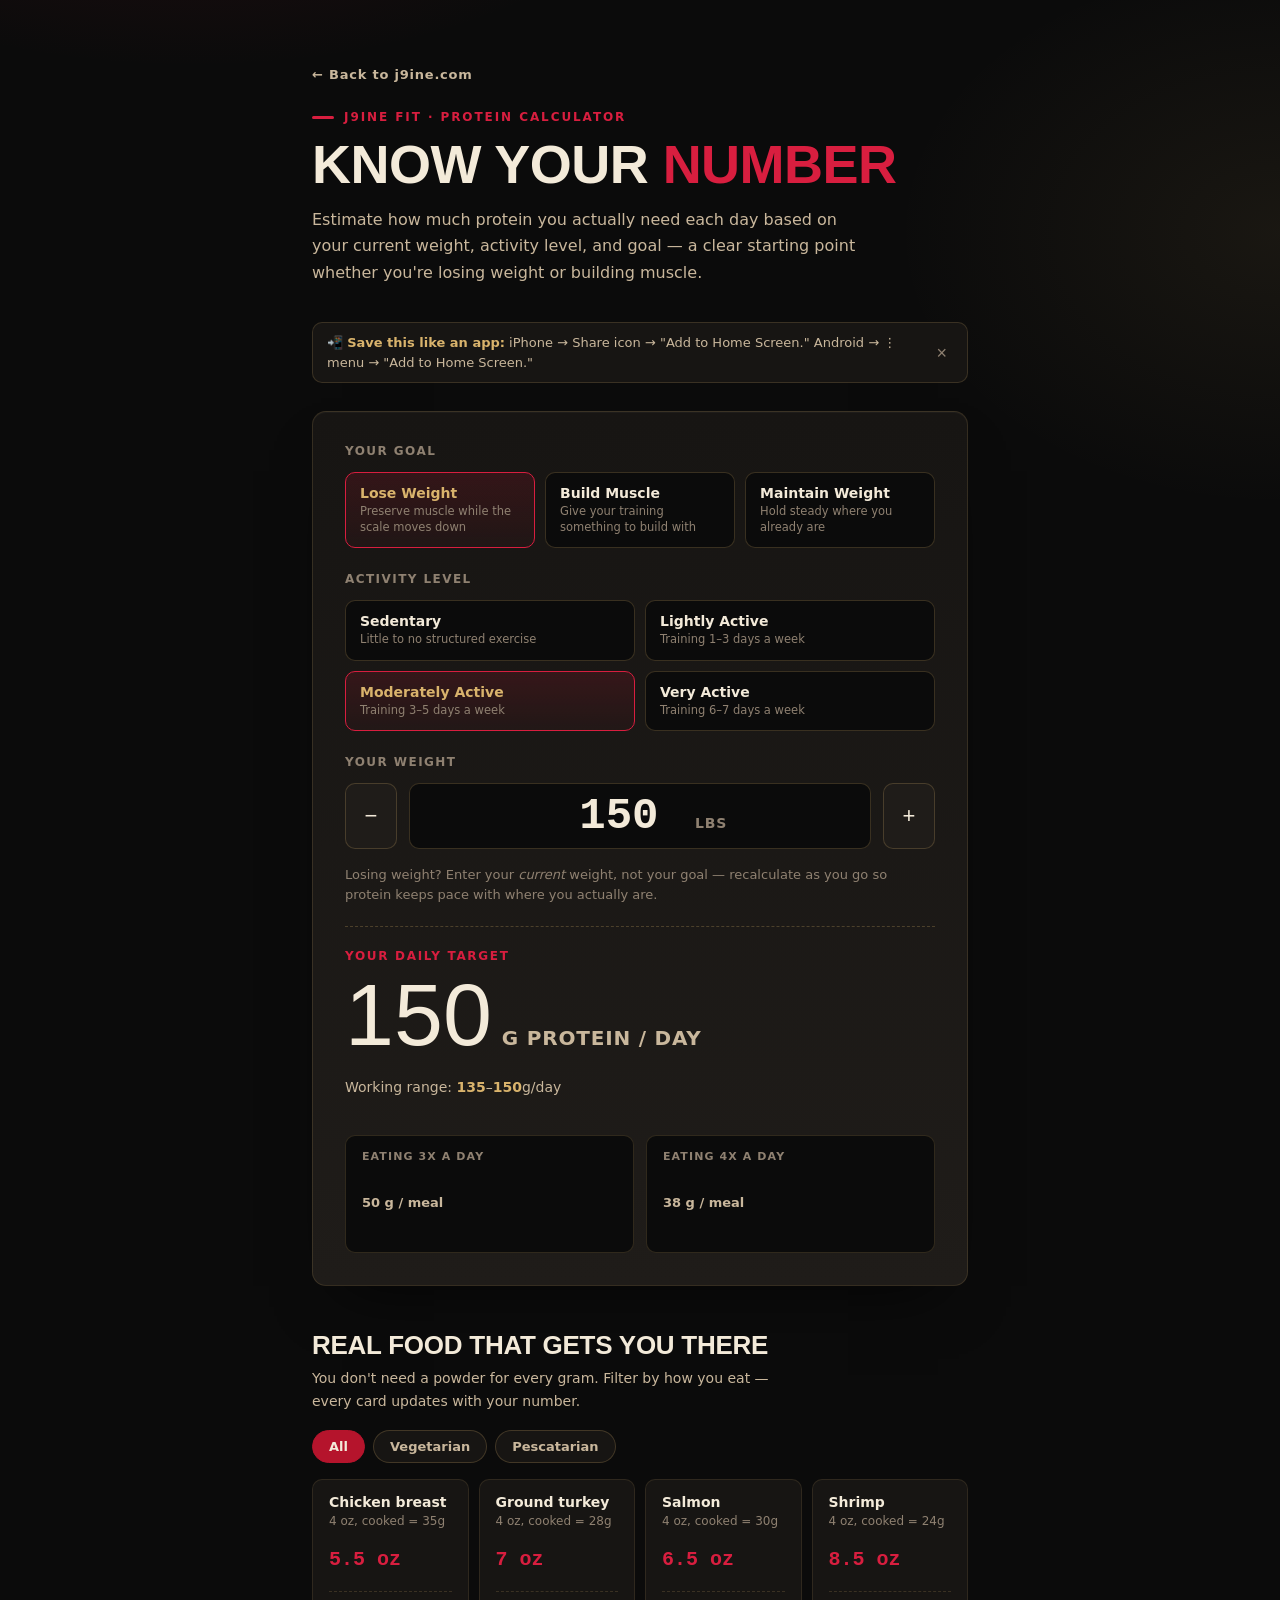
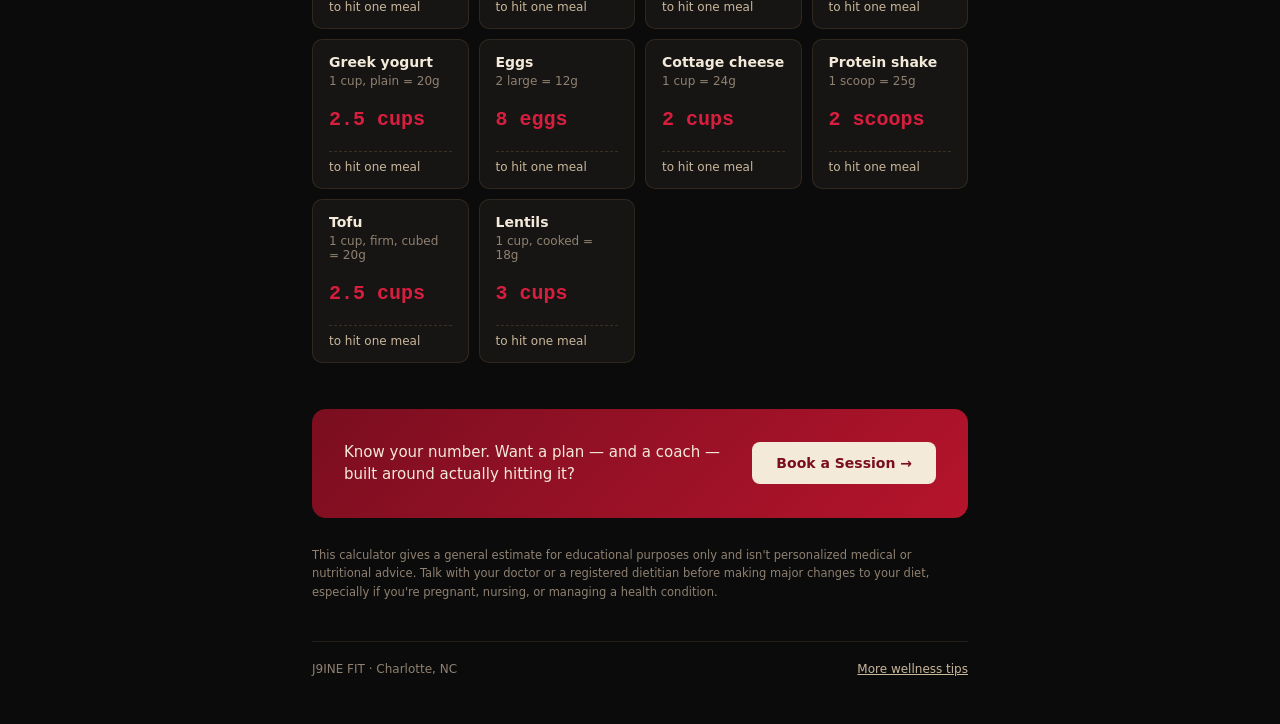
<file: protein-calculator.html>
<!doctype html>
<html lang="en">
<head>
<meta charset="UTF-8">
<meta name="viewport" content="width=device-width, initial-scale=1.0">
<title>Protein Calculator: Know Your Number | J9INE FIT</title>
<meta name="description" content="Free protein calculator from J9INE FIT. Find your daily protein target based on your weight, activity level, and goal, plus real-food portions to hit it.">
<link rel="canonical" href="https://www.j9ine.com/protein-calculator.html">
<meta property="og:type" content="website">
<meta property="og:title" content="Protein Calculator: Know Your Number | J9INE FIT">
<meta property="og:description" content="Find your daily protein target in seconds, with real-food portions to hit it.">
<meta property="og:url" content="https://www.j9ine.com/protein-calculator.html">
<meta property="og:image" content="https://www.j9ine.com/assets/hero-poster.jpg">
<meta name="apple-mobile-web-app-capable" content="yes">
<meta name="apple-mobile-web-app-status-bar-style" content="black-translucent">
<meta name="apple-mobile-web-app-title" content="J9INE Protein">
<meta name="mobile-web-app-capable" content="yes">
<meta name="theme-color" content="#0b0b0b">
<link rel="apple-touch-icon" id="appleTouchIcon">
<link rel="icon" id="faviconLink">
<link rel="manifest" id="manifestLink">
<style>
  :root {
    --bg: #0b0b0b;
    --bg-raised: #171513;
    --bg-raised-2: #1f1c19;
    --crimson: #b5142c;
    --crimson-deep: #7a0e1f;
    --crimson-bright: #d81e3f;
    --cream: #f3ead9;
    --tan-muted: #c9b79c;
    --tan-dim: #8f8171;
    --gold-chalk: #d9b36c;
    --focus-ring: #e8c98f;

    --font-display: 'Arial Black', 'Arial Bold', Arial, sans-serif;
    --font-body: 'Segoe UI', system-ui, -apple-system, 'Helvetica Neue', Helvetica, Arial, sans-serif;
    --font-data: 'Consolas', 'SF Mono', 'Courier New', monospace;
  }

  * { box-sizing: border-box; }

  html, body {
    margin: 0;
    padding: 0;
    background: var(--bg);
    color: var(--cream);
    font-family: var(--font-body);
    -webkit-font-smoothing: antialiased;
  }

  body {
    background-image:
      radial-gradient(ellipse 900px 500px at 15% -10%, rgba(181,20,44,0.16), transparent 60%),
      radial-gradient(ellipse 700px 500px at 100% 10%, rgba(217,179,106,0.07), transparent 55%);
  }

  .wrap {
    max-width: 720px;
    margin: 0 auto;
    padding: clamp(28px, 6vw, 64px) clamp(18px, 5vw, 32px) 48px;
  }

  /* ---- Header ---- */
  .eyebrow {
    font-family: var(--font-body);
    font-size: 12px;
    font-weight: 700;
    letter-spacing: 0.16em;
    text-transform: uppercase;
    color: var(--crimson-bright);
    margin: 0 0 14px;
    display: flex;
    align-items: center;
    gap: 10px;
  }
  .eyebrow::before {
    content: "";
    width: 22px;
    height: 3px;
    background: var(--crimson-bright);
    display: inline-block;
    border-radius: 2px;
  }

  h1 {
    font-family: var(--font-display);
    font-weight: 900;
    font-size: clamp(34px, 7vw, 54px);
    line-height: 0.98;
    letter-spacing: -0.01em;
    text-transform: uppercase;
    margin: 0 0 16px;
    text-wrap: balance;
    color: var(--cream);
  }
  h1 span { color: var(--crimson-bright); }

  .lede {
    font-size: 16px;
    line-height: 1.65;
    color: var(--tan-muted);
    max-width: 54ch;
    margin: 0 0 36px;
  }

  /* ---- Input card ---- */
  .card {
    background: linear-gradient(180deg, var(--bg-raised), var(--bg-raised-2));
    border: 1px solid rgba(217,179,106,0.15);
    border-radius: 14px;
    padding: clamp(20px, 4vw, 32px);
    box-shadow: 0 30px 60px -30px rgba(0,0,0,0.7), inset 0 1px 0 rgba(255,255,255,0.03);
  }

  .field-label {
    font-family: var(--font-body);
    font-size: 12px;
    font-weight: 700;
    letter-spacing: 0.12em;
    text-transform: uppercase;
    color: var(--tan-dim);
    margin: 0 0 14px;
  }

  .weight-row {
    display: flex;
    align-items: stretch;
    gap: 12px;
  }

  .stepper-btn {
    flex: 0 0 auto;
    width: 52px;
    background: var(--bg-raised-2);
    border: 1px solid rgba(217,179,106,0.22);
    color: var(--cream);
    font-family: var(--font-display);
    font-size: 22px;
    border-radius: 10px;
    cursor: pointer;
    transition: background 120ms ease, transform 80ms ease, border-color 120ms ease;
  }
  .stepper-btn:hover { background: var(--crimson-deep); border-color: var(--crimson); }
  .stepper-btn:active { transform: scale(0.95); }
  .stepper-btn:focus-visible { outline: 2px solid var(--focus-ring); outline-offset: 2px; }

  .weight-input-shell {
    flex: 1 1 auto;
    display: flex;
    align-items: baseline;
    justify-content: center;
    gap: 10px;
    background: var(--bg);
    border: 1px solid rgba(217,179,106,0.22);
    border-radius: 10px;
    padding: 6px 12px;
  }

  #weight {
    font-family: var(--font-data);
    font-variant-numeric: tabular-nums;
    font-size: clamp(32px, 8vw, 44px);
    font-weight: 700;
    color: var(--cream);
    background: transparent;
    border: none;
    width: 5ch;
    text-align: center;
  }
  #weight:focus-visible { outline: none; }
  .weight-input-shell:focus-within { border-color: var(--gold-chalk); }
  #weight::-webkit-outer-spin-button,
  #weight::-webkit-inner-spin-button { -webkit-appearance: none; margin: 0; }
  #weight { -moz-appearance: textfield; }

  .unit {
    font-family: var(--font-body);
    font-size: 14px;
    font-weight: 700;
    letter-spacing: 0.06em;
    text-transform: uppercase;
    color: var(--tan-dim);
  }

  .goal-note {
    margin: 16px 0 0;
    font-size: 13px;
    color: var(--tan-dim);
    line-height: 1.5;
  }

  /* ---- Readout ---- */
  .readout {
    margin-top: 22px;
    padding-top: 22px;
    border-top: 1px dashed rgba(217,179,106,0.25);
    display: grid;
    grid-template-columns: 1fr;
    gap: 4px;
  }

  .readout-label {
    font-family: var(--font-body);
    font-size: 12px;
    font-weight: 700;
    letter-spacing: 0.14em;
    text-transform: uppercase;
    color: var(--crimson-bright);
    margin: 0;
  }

  .readout-number {
    font-family: var(--font-display);
    font-variant-numeric: tabular-nums;
    font-size: clamp(52px, 13vw, 88px);
    line-height: 1;
    color: var(--cream);
    margin: 4px 0 2px;
    display: flex;
    align-items: baseline;
    gap: 10px;
  }
  .readout-number small {
    font-family: var(--font-body);
    font-size: clamp(16px, 3vw, 20px);
    font-weight: 700;
    color: var(--tan-muted);
    text-transform: uppercase;
    letter-spacing: 0.04em;
  }

  .readout-floor {
    font-size: 14px;
    color: var(--tan-muted);
  }
  .readout-floor b { color: var(--gold-chalk); font-variant-numeric: tabular-nums; }

  /* ---- Meal chips ---- */
  .meals {
    margin-top: 26px;
    display: grid;
    grid-template-columns: repeat(2, 1fr);
    gap: 12px;
  }
  .meal-chip {
    background: var(--bg);
    border: 1px solid rgba(217,179,106,0.18);
    border-radius: 10px;
    padding: 14px 16px;
  }
  .meal-chip .k {
    font-size: 11px;
    font-weight: 700;
    letter-spacing: 0.1em;
    text-transform: uppercase;
    color: var(--tan-dim);
    margin: 0 0 6px;
  }
  .meal-chip .v {
    font-family: var(--font-data);
    font-variant-numeric: tabular-nums;
    font-size: 24px;
    font-weight: 700;
    color: var(--gold-chalk);
  }
  .meal-chip .v span {
    font-family: var(--font-body);
    font-size: 13px;
    font-weight: 600;
    color: var(--tan-muted);
  }

  /* ---- Food reference ---- */
  .section-heading {
    margin: 44px 0 6px;
    font-family: var(--font-display);
    font-size: clamp(20px, 4vw, 26px);
    text-transform: uppercase;
    letter-spacing: -0.01em;
    color: var(--cream);
  }
  .section-sub {
    margin: 0 0 18px;
    font-size: 14px;
    color: var(--tan-muted);
    max-width: 56ch;
    line-height: 1.6;
  }

  .food-grid {
    display: grid;
    grid-template-columns: repeat(auto-fit, minmax(140px, 1fr));
    gap: 10px;
  }
  .food-card {
    background: var(--bg-raised);
    border: 1px solid rgba(217,179,106,0.12);
    border-radius: 10px;
    padding: 14px 16px;
  }
  .food-card .name {
    font-size: 14px;
    font-weight: 700;
    color: var(--cream);
    margin: 0 0 4px;
  }
  .food-card .amt {
    font-size: 12px;
    color: var(--tan-dim);
    margin: 0 0 8px;
  }
  .food-card .grams {
    font-family: var(--font-data);
    font-variant-numeric: tabular-nums;
    font-size: 20px;
    font-weight: 700;
    color: var(--crimson-bright);
  }
  .food-card .serv {
    margin: 8px 0 0;
    padding-top: 8px;
    border-top: 1px dashed rgba(217,179,106,0.18);
    font-size: 12px;
    color: var(--tan-muted);
  }
  .food-card[hidden] { display: none; }

  .diet-filter {
    display: flex;
    flex-wrap: wrap;
    gap: 8px;
    margin: 0 0 16px;
  }
  .diet-pill {
    background: var(--bg-raised);
    border: 1px solid rgba(217,179,106,0.22);
    color: var(--tan-muted);
    font-family: var(--font-body);
    font-size: 13px;
    font-weight: 700;
    padding: 8px 16px;
    border-radius: 999px;
    cursor: pointer;
    transition: border-color 120ms ease, background 120ms ease, color 120ms ease;
  }
  .diet-pill:hover { border-color: rgba(217,179,106,0.45); }
  .diet-pill:focus-visible { outline: 2px solid var(--focus-ring); outline-offset: 2px; }
  .diet-pill.is-active {
    background: var(--crimson);
    border-color: var(--crimson);
    color: var(--cream);
  }

  /* ---- CTA band ---- */
  .cta-band {
    margin-top: 46px;
    background: linear-gradient(135deg, var(--crimson-deep), var(--crimson));
    border-radius: 14px;
    padding: clamp(22px, 5vw, 32px);
    display: flex;
    flex-wrap: wrap;
    align-items: center;
    justify-content: space-between;
    gap: 18px;
  }
  .cta-band p {
    margin: 0;
    font-size: 15px;
    line-height: 1.5;
    color: var(--cream);
    max-width: 40ch;
  }
  .cta-btn {
    flex: 0 0 auto;
    display: inline-block;
    background: var(--cream);
    color: var(--crimson-deep);
    font-family: var(--font-body);
    font-weight: 700;
    font-size: 14px;
    text-decoration: none;
    padding: 13px 24px;
    border-radius: 8px;
    white-space: nowrap;
    transition: transform 100ms ease, box-shadow 100ms ease;
  }
  .cta-btn:hover { transform: translateY(-1px); box-shadow: 0 8px 20px -8px rgba(0,0,0,0.5); }
  .cta-btn:focus-visible { outline: 2px solid var(--cream); outline-offset: 3px; }

  .disclaimer {
    margin-top: 28px;
    font-size: 11.5px;
    line-height: 1.6;
    color: var(--tan-dim);
  }

  footer {
    margin-top: 40px;
    padding-top: 20px;
    border-top: 1px solid rgba(217,179,106,0.12);
    font-size: 12px;
    color: var(--tan-dim);
    display: flex;
    justify-content: space-between;
    flex-wrap: wrap;
    gap: 8px;
  }
  footer .ps { font-style: italic; color: var(--tan-muted); }

  @media (max-width: 420px) {
    .meals { grid-template-columns: 1fr 1fr; }
  }

  @media (prefers-reduced-motion: reduce) {
    * { transition: none !important; }
  }

  .install-hint {
    display: flex;
    align-items: center;
    gap: 10px;
    background: var(--bg-raised);
    border: 1px solid rgba(217,179,106,0.18);
    border-radius: 10px;
    padding: 10px 14px;
    margin: 0 0 28px;
    font-size: 13px;
    color: var(--tan-muted);
    line-height: 1.5;
  }
  .install-hint b { color: var(--gold-chalk); }
  .install-hint button {
    margin-left: auto;
    flex: 0 0 auto;
    background: transparent;
    border: none;
    color: var(--tan-dim);
    font-size: 18px;
    line-height: 1;
    cursor: pointer;
    padding: 4px 6px;
  }
  .install-hint button:focus-visible { outline: 2px solid var(--focus-ring); border-radius: 4px; }

  .choice-grid {
    display: grid;
    grid-template-columns: 1fr 1fr;
    gap: 10px;
    margin: 0 0 24px;
  }
  .choice-card {
    background: var(--bg);
    border: 1px solid rgba(217,179,106,0.22);
    border-radius: 10px;
    padding: 12px 14px;
    text-align: left;
    cursor: pointer;
    font: inherit;
    color: inherit;
    transition: border-color 120ms ease, background 120ms ease;
  }
  .choice-card:hover { border-color: rgba(217,179,106,0.45); }
  .choice-card:focus-visible { outline: 2px solid var(--focus-ring); outline-offset: 2px; }
  .choice-card .t {
    font-size: 14px;
    font-weight: 700;
    color: var(--cream);
    margin: 0 0 3px;
  }
  .choice-card .d {
    font-size: 11.5px;
    color: var(--tan-dim);
    line-height: 1.35;
    margin: 0;
  }
  .choice-card.is-selected {
    border-color: var(--crimson-bright);
    background: linear-gradient(180deg, rgba(181,20,44,0.18), rgba(181,20,44,0.05));
  }
  .choice-card.is-selected .t { color: var(--gold-chalk); }

  #goalGrid { grid-template-columns: repeat(auto-fit, minmax(140px, 1fr)); }

  .back-link {
    display: inline-block;
    margin: 0 0 28px;
    font-size: 13px;
    font-weight: 700;
    letter-spacing: 0.06em;
    color: var(--tan-muted);
    text-decoration: none;
  }
  .back-link:hover { color: var(--cream); }
  .back-link:focus-visible { outline: 2px solid var(--focus-ring); outline-offset: 3px; border-radius: 4px; }
  footer a { color: var(--tan-muted); }
</style>
</head>
<body>

<div class="wrap">

  <a class="back-link" href="index.html">&larr; Back to j9ine.com</a>

  <p class="eyebrow">J9INE FIT &middot; Protein Calculator</p>
  <h1>Know Your <span>Number</span></h1>
  <p class="lede">Estimate how much protein you actually need each day based on your current weight, activity level, and goal &mdash; a clear starting point whether you're losing weight or building muscle.</p>

  <div class="install-hint" id="installHint">
    <span>📲 <b>Save this like an app:</b> iPhone &rarr; Share icon &rarr; "Add to Home Screen." Android &rarr; &#8942; menu &rarr; "Add to Home Screen."</span>
    <button type="button" id="dismissHint" aria-label="Dismiss">&times;</button>
  </div>

  <div class="card">
    <p class="field-label">Your Goal</p>
    <div class="choice-grid" id="goalGrid" role="radiogroup" aria-label="Goal">
      <button type="button" class="choice-card is-selected" data-goal="lose" role="radio" aria-checked="true">
        <p class="t">Lose Weight</p>
        <p class="d">Preserve muscle while the scale moves down</p>
      </button>
      <button type="button" class="choice-card" data-goal="build" role="radio" aria-checked="false">
        <p class="t">Build Muscle</p>
        <p class="d">Give your training something to build with</p>
      </button>
      <button type="button" class="choice-card" data-goal="maintain" role="radio" aria-checked="false">
        <p class="t">Maintain Weight</p>
        <p class="d">Hold steady where you already are</p>
      </button>
    </div>

    <p class="field-label">Activity Level</p>
    <div class="choice-grid" id="activityGrid" role="radiogroup" aria-label="Activity level">
      <button type="button" class="choice-card" data-activity="sedentary" role="radio" aria-checked="false">
        <p class="t">Sedentary</p>
        <p class="d">Little to no structured exercise</p>
      </button>
      <button type="button" class="choice-card" data-activity="light" role="radio" aria-checked="false">
        <p class="t">Lightly Active</p>
        <p class="d">Training 1&ndash;3 days a week</p>
      </button>
      <button type="button" class="choice-card is-selected" data-activity="moderate" role="radio" aria-checked="true">
        <p class="t">Moderately Active</p>
        <p class="d">Training 3&ndash;5 days a week</p>
      </button>
      <button type="button" class="choice-card" data-activity="very" role="radio" aria-checked="false">
        <p class="t">Very Active</p>
        <p class="d">Training 6&ndash;7 days a week</p>
      </button>
    </div>

    <p class="field-label">Your Weight</p>
    <div class="weight-row">
      <button class="stepper-btn" id="minus" type="button" aria-label="Decrease weight by 5 pounds">&minus;</button>
      <div class="weight-input-shell">
        <input type="number" id="weight" value="150" min="80" max="350" step="1" inputmode="numeric" aria-label="Weight in pounds">
        <span class="unit">lbs</span>
      </div>
      <button class="stepper-btn" id="plus" type="button" aria-label="Increase weight by 5 pounds">&plus;</button>
    </div>
    <p class="goal-note">Losing weight? Enter your <em>current</em> weight, not your goal &mdash; recalculate as you go so protein keeps pace with where you actually are.</p>

    <div class="readout">
      <p class="readout-label">Your Daily Target</p>
      <p class="readout-number"><span id="target">150</span><small>g protein / day</small></p>
      <p class="readout-floor">Working range: <b id="rangeLow">135</b>&ndash;<b id="rangeHigh">150</b>g/day</p>
    </div>

    <div class="meals">
      <div class="meal-chip">
        <p class="k">Eating 3x a day</p>
        <p class="v"><span id="perMeal3">50</span><span> g / meal</span></p>
      </div>
      <div class="meal-chip">
        <p class="k">Eating 4x a day</p>
        <p class="v"><span id="perMeal4">38</span><span> g / meal</span></p>
      </div>
    </div>
  </div>

  <h2 class="section-heading">Real Food That Gets You There</h2>
  <p class="section-sub">You don't need a powder for every gram. Filter by how you eat &mdash; every card updates with your number.</p>

  <div class="diet-filter" id="dietFilter" role="tablist" aria-label="Filter food by diet">
    <button type="button" class="diet-pill is-active" data-diet="all" role="tab" aria-selected="true">All</button>
    <button type="button" class="diet-pill" data-diet="vegetarian" role="tab" aria-selected="false">Vegetarian</button>
    <button type="button" class="diet-pill" data-diet="pescatarian" role="tab" aria-selected="false">Pescatarian</button>
  </div>

  <div class="food-grid" id="foodGrid">
    <div class="food-card" data-protein="35" data-serving="4" data-unit="oz" data-diets="all">
      <p class="name">Chicken breast</p>
      <p class="amt">4 oz, cooked = 35g</p>
      <p class="grams"><b class="servCount">6</b></p>
      <p class="serv">to hit one meal</p>
    </div>
    <div class="food-card" data-protein="28" data-serving="4" data-unit="oz" data-diets="all">
      <p class="name">Ground turkey</p>
      <p class="amt">4 oz, cooked = 28g</p>
      <p class="grams"><b class="servCount">6 oz</b></p>
      <p class="serv">to hit one meal</p>
    </div>
    <div class="food-card" data-protein="30" data-serving="4" data-unit="oz" data-diets="all pescatarian">
      <p class="name">Salmon</p>
      <p class="amt">4 oz, cooked = 30g</p>
      <p class="grams"><b class="servCount">7 oz</b></p>
      <p class="serv">to hit one meal</p>
    </div>
    <div class="food-card" data-protein="24" data-serving="4" data-unit="oz" data-diets="all pescatarian">
      <p class="name">Shrimp</p>
      <p class="amt">4 oz, cooked = 24g</p>
      <p class="grams"><b class="servCount">8 oz</b></p>
      <p class="serv">to hit one meal</p>
    </div>
    <div class="food-card" data-protein="20" data-serving="1" data-unit="cup" data-diets="all pescatarian vegetarian">
      <p class="name">Greek yogurt</p>
      <p class="amt">1 cup, plain = 20g</p>
      <p class="grams"><b class="servCount">2.5 cups</b></p>
      <p class="serv">to hit one meal</p>
    </div>
    <div class="food-card" data-protein="12" data-serving="2" data-unit="egg" data-diets="all pescatarian vegetarian">
      <p class="name">Eggs</p>
      <p class="amt">2 large = 12g</p>
      <p class="grams"><b class="servCount">8 eggs</b></p>
      <p class="serv">to hit one meal</p>
    </div>
    <div class="food-card" data-protein="24" data-serving="1" data-unit="cup" data-diets="all pescatarian vegetarian">
      <p class="name">Cottage cheese</p>
      <p class="amt">1 cup = 24g</p>
      <p class="grams"><b class="servCount">2 cups</b></p>
      <p class="serv">to hit one meal</p>
    </div>
    <div class="food-card" data-protein="25" data-serving="1" data-unit="scoop" data-diets="all pescatarian vegetarian">
      <p class="name">Protein shake</p>
      <p class="amt">1 scoop = 25g</p>
      <p class="grams"><b class="servCount">2 scoops</b></p>
      <p class="serv">to hit one meal</p>
    </div>
    <div class="food-card" data-protein="20" data-serving="1" data-unit="cup" data-diets="all pescatarian vegetarian">
      <p class="name">Tofu</p>
      <p class="amt">1 cup, firm, cubed = 20g</p>
      <p class="grams"><b class="servCount">2.5 cups</b></p>
      <p class="serv">to hit one meal</p>
    </div>
    <div class="food-card" data-protein="18" data-serving="1" data-unit="cup" data-diets="all pescatarian vegetarian">
      <p class="name">Lentils</p>
      <p class="amt">1 cup, cooked = 18g</p>
      <p class="grams"><b class="servCount">2.5 cups</b></p>
      <p class="serv">to hit one meal</p>
    </div>
  </div>

  <div class="cta-band">
    <p>Know your number. Want a plan &mdash; and a coach &mdash; built around actually hitting it?</p>
    <a class="cta-btn" href="https://calendly.com/janean-benton-j9ine">Book a Session &rarr;</a>
  </div>

  <p class="disclaimer">This calculator gives a general estimate for educational purposes only and isn't personalized medical or nutritional advice. Talk with your doctor or a registered dietitian before making major changes to your diet, especially if you're pregnant, nursing, or managing a health condition.</p>

  <footer>
    <span>J9INE FIT &middot; Charlotte, NC</span>
    <span><a href="wellness.html">More wellness tips</a></span>
  </footer>

</div>

<script>
  (function () {
    // Build brand icons on a canvas (no external image requests) and wire up
    // apple-touch-icon / favicon / a data-URI manifest so the page can be
    // saved to a phone's home screen and launch full-screen like an app.
    function roundRect(ctx, x, y, w, h, r) {
      ctx.beginPath();
      ctx.moveTo(x + r, y);
      ctx.arcTo(x + w, y, x + w, y + h, r);
      ctx.arcTo(x + w, y + h, x, y + h, r);
      ctx.arcTo(x, y + h, x, y, r);
      ctx.arcTo(x, y, x + w, y, r);
      ctx.closePath();
    }

    function makeIcon(size) {
      var canvas = document.createElement('canvas');
      canvas.width = size;
      canvas.height = size;
      var ctx = canvas.getContext('2d');

      ctx.fillStyle = '#0b0b0b';
      roundRect(ctx, 0, 0, size, size, size * 0.22);
      ctx.fill();

      ctx.strokeStyle = '#b5142c';
      ctx.lineWidth = size * 0.09;
      ctx.beginPath();
      ctx.arc(size * 0.5, size * 0.56, size * 0.33, Math.PI * 0.15, Math.PI * 1.65);
      ctx.stroke();

      ctx.fillStyle = '#f3ead9';
      ctx.font = '900 ' + Math.round(size * 0.32) + 'px Arial';
      ctx.textAlign = 'center';
      ctx.textBaseline = 'middle';
      ctx.fillText('J9', size * 0.5, size * 0.53);

      return canvas.toDataURL('image/png');
    }

    try {
      var icon180 = makeIcon(180);
      var icon192 = makeIcon(192);
      var icon512 = makeIcon(512);

      document.getElementById('appleTouchIcon').setAttribute('href', icon180);
      document.getElementById('faviconLink').setAttribute('href', icon180);
      document.getElementById('faviconLink').setAttribute('type', 'image/png');

      var manifest = {
        name: 'J9INE FIT — Know Your Number',
        short_name: 'J9INE Protein',
        start_url: '.',
        display: 'standalone',
        background_color: '#0b0b0b',
        theme_color: '#0b0b0b',
        icons: [
          { src: icon192, sizes: '192x192', type: 'image/png' },
          { src: icon512, sizes: '512x512', type: 'image/png' }
        ]
      };
      document.getElementById('manifestLink').setAttribute(
        'href',
        'data:application/manifest+json,' + encodeURIComponent(JSON.stringify(manifest))
      );
    } catch (e) {
      // Icon/manifest generation is a nice-to-have; the calculator still works without it.
    }

    var hint = document.getElementById('installHint');
    var dismiss = document.getElementById('dismissHint');
    if (window.navigator.standalone === true || window.matchMedia('(display-mode: standalone)').matches) {
      hint.style.display = 'none';
    }
    dismiss.addEventListener('click', function () {
      hint.style.display = 'none';
    });
  })();

  (function () {
    var input = document.getElementById('weight');
    var minus = document.getElementById('minus');
    var plus = document.getElementById('plus');
    var target = document.getElementById('target');
    var rangeLow = document.getElementById('rangeLow');
    var rangeHigh = document.getElementById('rangeHigh');
    var perMeal3 = document.getElementById('perMeal3');
    var perMeal4 = document.getElementById('perMeal4');
    var goalGrid = document.getElementById('goalGrid');
    var activityGrid = document.getElementById('activityGrid');
    var foodCards = document.querySelectorAll('#foodGrid .food-card');
    var dietFilter = document.getElementById('dietFilter');
    var activeDiet = 'all';

    dietFilter.addEventListener('click', function (e) {
      var pill = e.target.closest('.diet-pill');
      if (!pill) return;

      var pills = dietFilter.querySelectorAll('.diet-pill');
      for (var p = 0; p < pills.length; p++) {
        pills[p].classList.remove('is-active');
        pills[p].setAttribute('aria-selected', 'false');
      }
      pill.classList.add('is-active');
      pill.setAttribute('aria-selected', 'true');

      activeDiet = pill.getAttribute('data-diet');
      for (var i = 0; i < foodCards.length; i++) {
        var diets = (foodCards[i].getAttribute('data-diets') || '').split(' ');
        if (diets.indexOf(activeDiet) !== -1) {
          foodCards[i].removeAttribute('hidden');
        } else {
          foodCards[i].setAttribute('hidden', '');
        }
      }
    });

    // Grams of protein per lb of bodyweight, by goal x activity level.
    // Weight-loss rows sit higher than build-muscle rows on purpose: in a
    // calorie deficit, protein needs go UP (not down) to protect muscle.
    var MULT = {
      lose:     { sedentary: 0.8, light: 0.9, moderate: 1.0, very: 1.1 },
      build:    { sedentary: 0.7, light: 0.8, moderate: 0.9, very: 1.0 },
      maintain: { sedentary: 0.6, light: 0.7, moderate: 0.8, very: 0.9 }
    };

    var state = { goal: 'lose', activity: 'moderate' };

    function selectCard(grid, card, key, value) {
      var cards = grid.querySelectorAll('.choice-card');
      for (var i = 0; i < cards.length; i++) {
        cards[i].classList.remove('is-selected');
        cards[i].setAttribute('aria-checked', 'false');
      }
      card.classList.add('is-selected');
      card.setAttribute('aria-checked', 'true');
      state[key] = value;
      render();
    }

    goalGrid.addEventListener('click', function (e) {
      var card = e.target.closest('.choice-card');
      if (!card) return;
      selectCard(goalGrid, card, 'goal', card.getAttribute('data-goal'));
    });
    activityGrid.addEventListener('click', function (e) {
      var card = e.target.closest('.choice-card');
      if (!card) return;
      selectCard(activityGrid, card, 'activity', card.getAttribute('data-activity'));
    });

    function clamp(v) {
      v = Math.round(v);
      if (v < 80) v = 80;
      if (v > 350) v = 350;
      return v;
    }

    var UNIT_LABELS = { oz: 'oz', cup: 'cup', egg: 'egg', scoop: 'scoop' };

    // Convert a target gram amount into a real-world quantity (oz, cups,
    // egg count, scoops) instead of an abstract "servings" multiplier —
    // eggs round to whole eggs, everything else to the nearest half unit.
    function formatAmount(grams, gramsPerServing, servingSize, unit) {
      var raw = (grams / gramsPerServing) * servingSize;
      var isWhole = unit === 'egg';
      var rounded = isWhole ? Math.max(1, Math.round(raw)) : Math.max(0.5, Math.round(raw * 2) / 2);
      var numStr = (rounded % 1 === 0) ? String(rounded) : rounded.toFixed(1);
      var label = UNIT_LABELS[unit] || unit;
      if (rounded !== 1 && label !== 'oz') label += 's';
      return numStr + ' ' + label;
    }

    // Recompute the numbers from whatever is currently in the field.
    // Never rewrites input.value here — that would stomp on a client mid-type
    // (e.g. clamping "1" to "80" the instant they start typing "150").
    function render() {
      var raw = parseFloat(input.value);
      var w = isNaN(raw) || raw <= 0 ? 150 : raw;

      var mult = MULT[state.goal][state.activity];
      var targetVal = Math.round(w * mult);
      var lowVal = Math.round(w * (mult - 0.1));

      target.textContent = targetVal;
      rangeLow.textContent = lowVal;
      rangeHigh.textContent = targetVal;
      var perMealVal = targetVal / 3;
      perMeal3.textContent = Math.round(perMealVal);
      perMeal4.textContent = Math.round(targetVal / 4);

      for (var i = 0; i < foodCards.length; i++) {
        var card = foodCards[i];
        var gramsPerServing = parseFloat(card.getAttribute('data-protein'));
        var servingSize = parseFloat(card.getAttribute('data-serving'));
        var unit = card.getAttribute('data-unit');
        var servEl = card.querySelector('.servCount');
        if (servEl && gramsPerServing && servingSize) {
          servEl.textContent = formatAmount(perMealVal, gramsPerServing, servingSize, unit);
        }
      }
    }

    // Only clamp/round the visible field once they're done editing it,
    // so a fresh value can be typed in cleanly.
    function commit() {
      input.value = clamp(parseFloat(input.value) || 150);
      render();
    }

    minus.addEventListener('click', function () {
      input.value = clamp((parseFloat(input.value) || 150) - 5);
      render();
    });
    plus.addEventListener('click', function () {
      input.value = clamp((parseFloat(input.value) || 150) + 5);
      render();
    });
    input.addEventListener('input', render);
    input.addEventListener('blur', commit);
    input.addEventListener('keydown', function (e) {
      if (e.key === 'Enter') {
        input.blur();
      }
    });

    render();
  })();
</script>
</body>
</html>
</file>
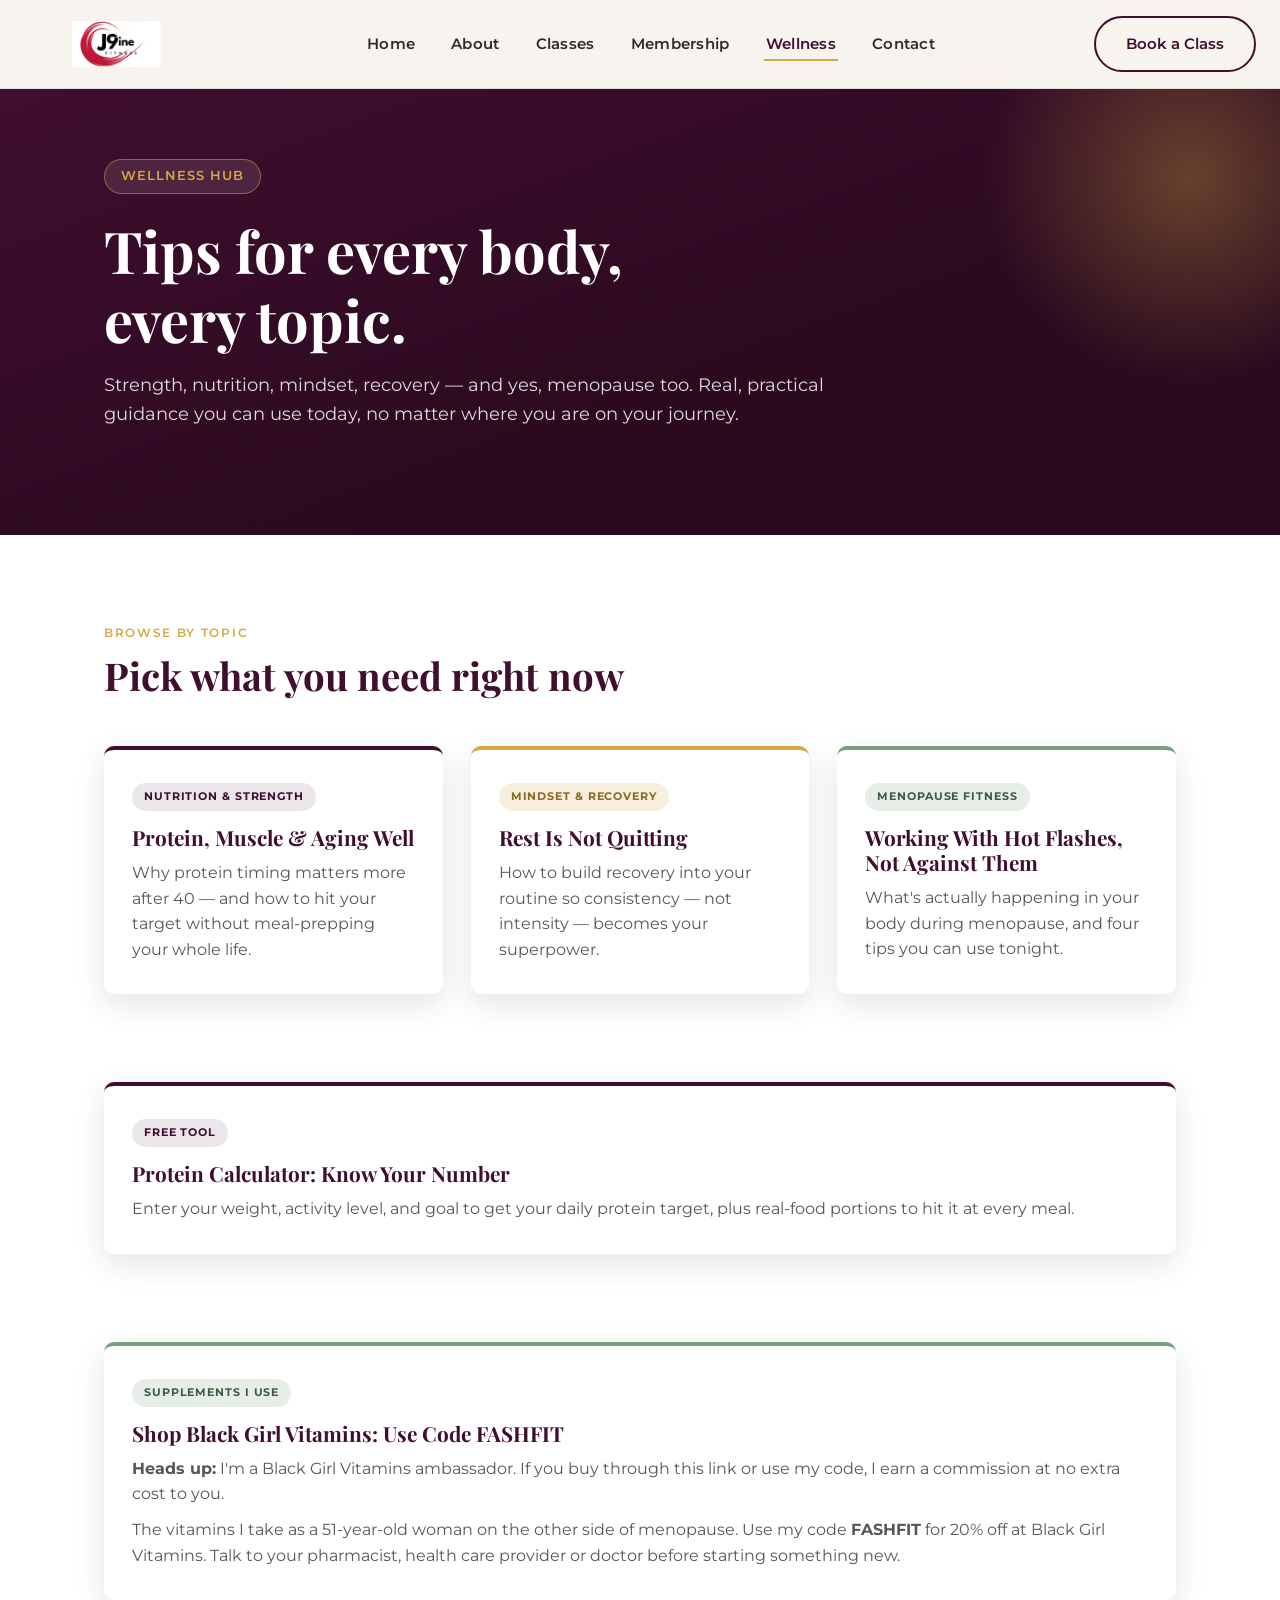
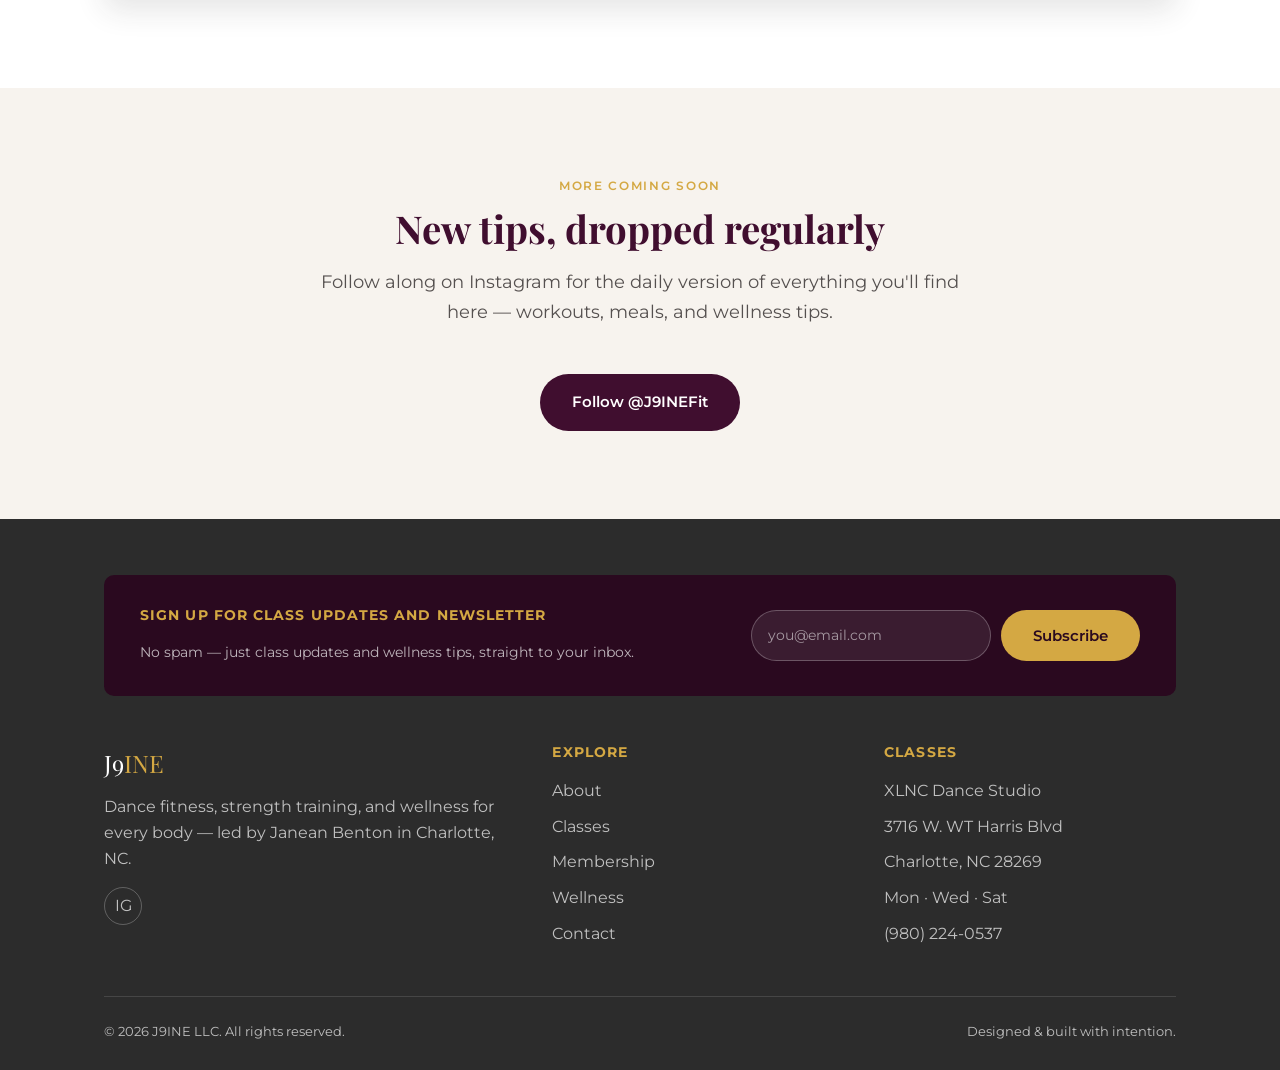
<file: wellness.html>
<!doctype html>
<html lang="en">
<head>
<meta charset="UTF-8">
<meta name="viewport" content="width=device-width, initial-scale=1.0">
<title>Wellness Hub | Tips on Fitness, Nutrition, Mindset &amp; Menopause | J9INE</title>
<meta name="description" content="The J9INE Wellness Hub: practical tips on strength training, nutrition, mindset and recovery, and menopause fitness for women 40+.">
<link rel="canonical" href="https://www.j9ine.com/wellness.html">
<meta property="og:type" content="website">
<meta property="og:title" content="Wellness Hub | J9INE">
<meta property="og:description" content="Practical tips on strength, nutrition, mindset, and menopause fitness.">
<meta property="og:url" content="https://www.j9ine.com/wellness.html">
<meta property="og:image" content="https://www.j9ine.com/assets/hero-poster.jpg">
<meta name="twitter:card" content="summary_large_image">
<meta name="twitter:image" content="https://www.j9ine.com/assets/hero-poster.jpg">
<link rel="icon" type="image/png" sizes="32x32" href="assets/favicon-32.png">
<link rel="apple-touch-icon" href="assets/apple-touch-icon.png">
<link rel="preconnect" href="https://fonts.googleapis.com">
<link rel="preconnect" href="https://fonts.gstatic.com" crossorigin>
<link href="https://fonts.googleapis.com/css2?family=Playfair+Display:ital,wght@0,600;0,700;1,500&family=Montserrat:wght@300;400;500;600;700&display=swap" rel="stylesheet">
<link rel="stylesheet" href="css/styles.css">
</head>
<body>

<header class="site-header">
  <nav class="nav">
    <a href="index.html" class="logo"><img src="assets/logo.png" alt="J9INE Fitness"></a>
    <ul class="nav-links">
      <li><a href="index.html">Home</a></li>
      <li><a href="about.html">About</a></li>
      <li><a href="classes.html">Classes</a></li>
      <li><a href="membership.html">Membership</a></li>
      <li><a href="wellness.html" class="active">Wellness</a></li>
      <li><a href="contact.html">Contact</a></li>
    </ul>
    <div class="nav-cta">
      <a href="classes.html#book" class="btn btn-outline-plum">Book a Class</a>
      <button class="nav-toggle" aria-label="Toggle menu"><span></span><span></span><span></span></button>
    </div>
  </nav>
</header>

<section class="hero" style="padding:70px 0 90px;">
  <div class="container">
    <span class="hero-badge">Wellness Hub</span>
    <h1>Tips for every body,<br>every topic.</h1>
    <p class="lede">Strength, nutrition, mindset, recovery — and yes, menopause too. Real, practical guidance you can use today, no matter where you are on your journey.</p>
  </div>
</section>

<section>
  <div class="container">
    <div class="section-head left">
      <span class="eyebrow">Browse by Topic</span>
      <h2>Pick what you need right now</h2>
    </div>
    <div class="grid grid-3">

      <a href="wellness/protein-strength-40plus.html" class="card plum" style="display:block;">
        <span class="tag tag-plum">Nutrition &amp; Strength</span>
        <h3>Protein, Muscle &amp; Aging Well</h3>
        <p>Why protein timing matters more after 40 — and how to hit your target without meal-prepping your whole life.</p>
      </a>

      <a href="wellness/mindset-recovery.html" class="card" style="display:block;">
        <span class="tag tag-gold">Mindset &amp; Recovery</span>
        <h3>Rest Is Not Quitting</h3>
        <p>How to build recovery into your routine so consistency — not intensity — becomes your superpower.</p>
      </a>

      <a href="wellness/menopause-hot-flashes.html" class="card sage" style="display:block;">
        <span class="tag tag-sage">Menopause Fitness</span>
        <h3>Working With Hot Flashes, Not Against Them</h3>
        <p>What's actually happening in your body during menopause, and four tips you can use tonight.</p>
      </a>

    </div>
  </div>
</section>

<section style="padding-top:0;">
  <div class="container">
    <a href="protein-calculator.html" class="card plum" style="display:block;">
      <span class="tag tag-plum">Free Tool</span>
      <h3>Protein Calculator: Know Your Number</h3>
      <p>Enter your weight, activity level, and goal to get your daily protein target, plus real-food portions to hit it at every meal.</p>
    </a>
  </div>
</section>

<section style="padding-top:0;">
  <div class="container">
    <a href="https://blackgirlvitamins.co/?snowball=FASHFIT&amp;utm_source=snowball&amp;utm_medium=youtube-first-cohort-campaign&amp;utm_campaign=FASHFIT" target="_blank" rel="sponsored noopener" class="card sage" style="display:block;">
      <span class="tag tag-sage">Supplements I Use</span>
      <h3>Shop Black Girl Vitamins: Use Code FASHFIT</h3>
      <p><strong>Heads up:</strong> I'm a Black Girl Vitamins ambassador. If you buy through this link or use my code, I earn a commission at no extra cost to you.</p>
      <p style="margin-top:10px;">The vitamins I take as a 51-year-old woman on the other side of menopause. Use my code <strong>FASHFIT</strong> for 20% off at Black Girl Vitamins. Talk to your pharmacist, health care provider or doctor before starting something new.</p>
    </a>
  </div>
</section>

<section class="section-cream">
  <div class="container">
    <div class="section-head">
      <span class="eyebrow">More Coming Soon</span>
      <h2>New tips, dropped regularly</h2>
      <p class="lede" style="margin:0 auto;">Follow along on Instagram for the daily version of everything you'll find here — workouts, meals, and wellness tips.</p>
    </div>
    <div style="text-align:center;">
      <a href="https://www.instagram.com/J9INEFit" target="_blank" rel="noopener" class="btn btn-primary">Follow @J9INEFit</a>
    </div>
  </div>
</section>

<footer class="site-footer">
  <div class="container">
    <div class="newsletter-bar">
      <div>
        <h4>Sign Up for Class Updates and Newsletter</h4>
        <p>No spam — just class updates and wellness tips, straight to your inbox.</p>
      </div>
      <form class="newsletter-form" action="https://formspree.io/f/xpqgboqa" method="POST">
        <input type="email" name="email" placeholder="you@email.com" required>
        <input type="hidden" name="form_type" value="newsletter">
        <button type="submit" class="btn btn-gold">Subscribe</button>
      </form>
    </div>

    <div class="footer-grid">
      <div>
        <div class="footer-logo">J9<span>INE</span></div>
        <p>Dance fitness, strength training, and wellness for every body — led by Janean Benton in Charlotte, NC.</p>
        <div class="social-row">
          <a href="https://www.instagram.com/J9INEFit" target="_blank" rel="noopener" aria-label="Instagram">IG</a>
        </div>
      </div>
      <div>
        <h4>Explore</h4>
        <ul class="footer-links">
          <li><a href="about.html">About</a></li>
          <li><a href="classes.html">Classes</a></li>
          <li><a href="membership.html">Membership</a></li>
          <li><a href="wellness.html">Wellness</a></li>
          <li><a href="contact.html">Contact</a></li>
        </ul>
      </div>
      <div>
        <h4>Classes</h4>
        <ul class="footer-links">
          <li>XLNC Dance Studio</li>
          <li>3716 W. WT Harris Blvd</li>
          <li>Charlotte, NC 28269</li>
          <li>Mon · Wed · Sat</li>
          <li><a href="tel:+19802240537">(980) 224-0537</a></li>
        </ul>
      </div>
    </div>
    <div class="footer-bottom">
      <span>&copy; <span id="year"></span> J9INE LLC. All rights reserved.</span>
      <span>Designed &amp; built with intention.</span>
    </div>
  </div>
</footer>
<a href="classes.html#book" class="mobile-book-cta">Book a Class</a>
<script src="js/main.js"></script>
</body>
</html>
</file>
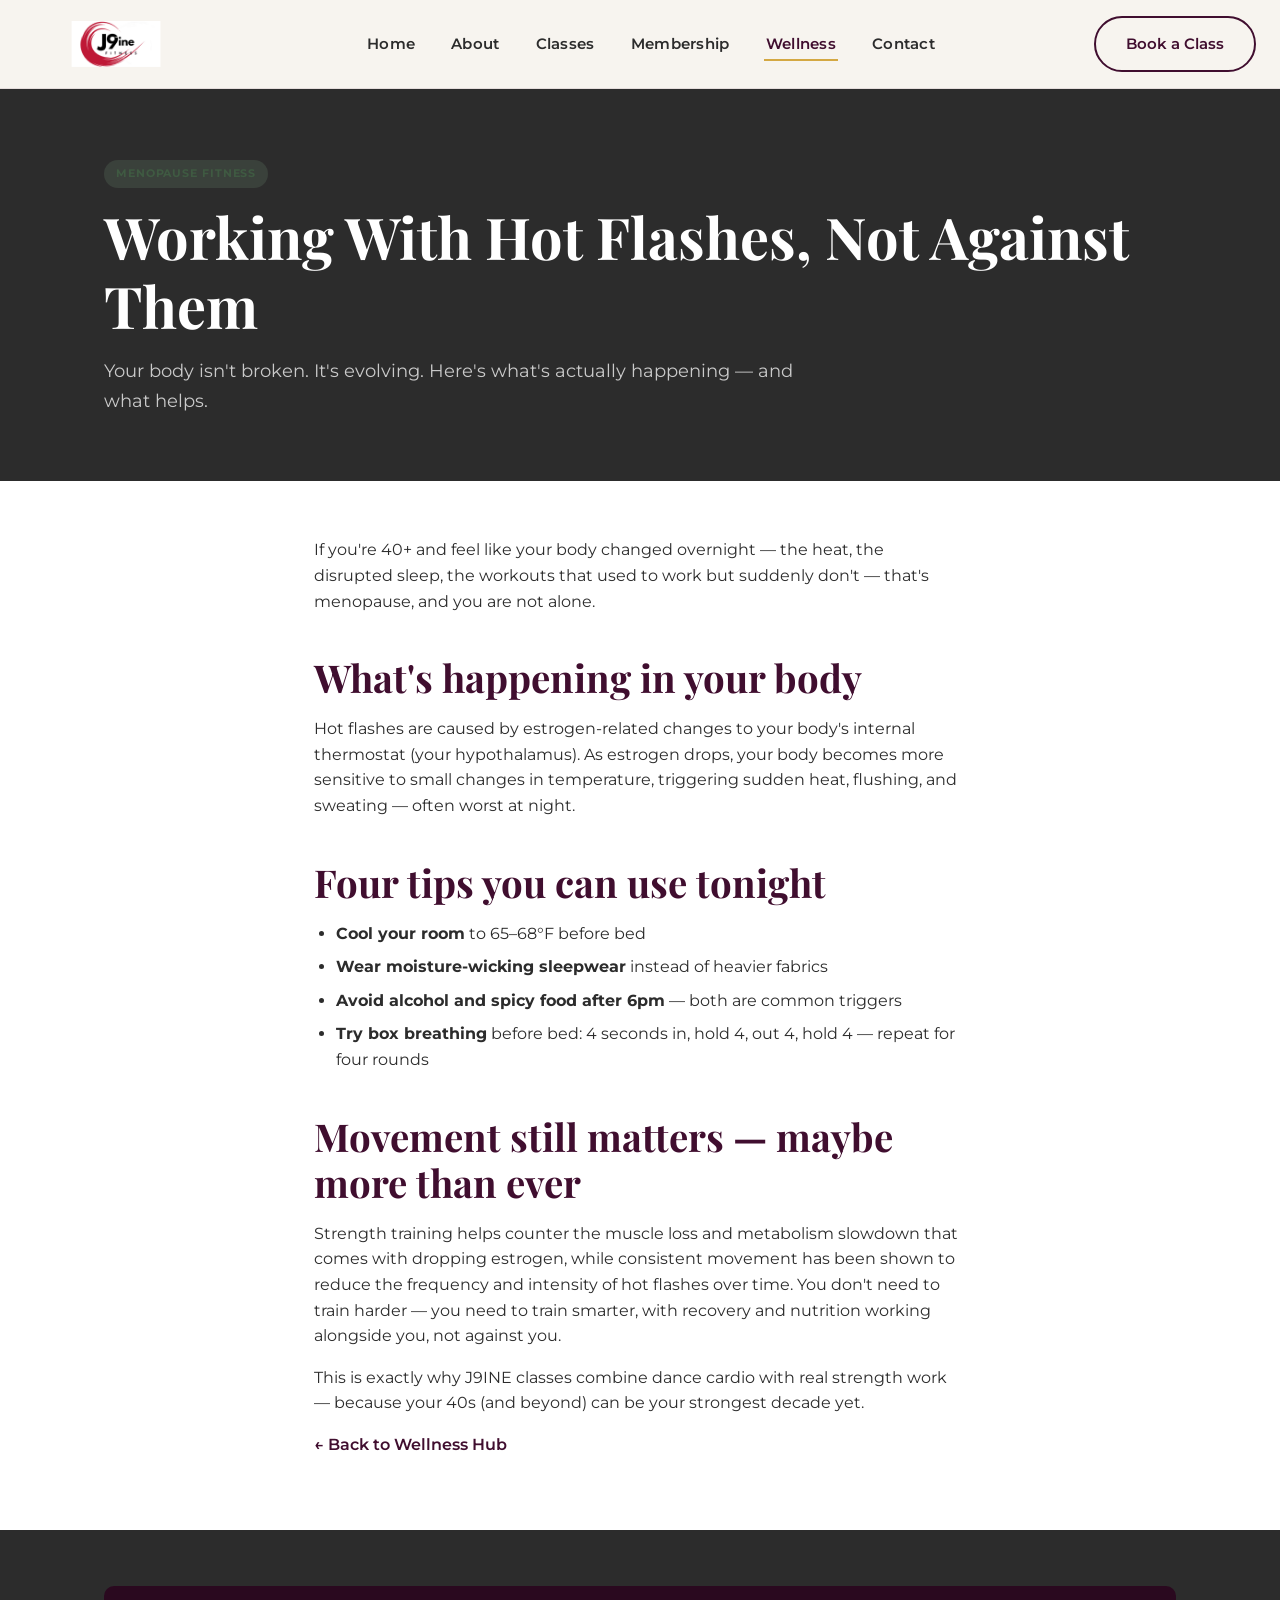
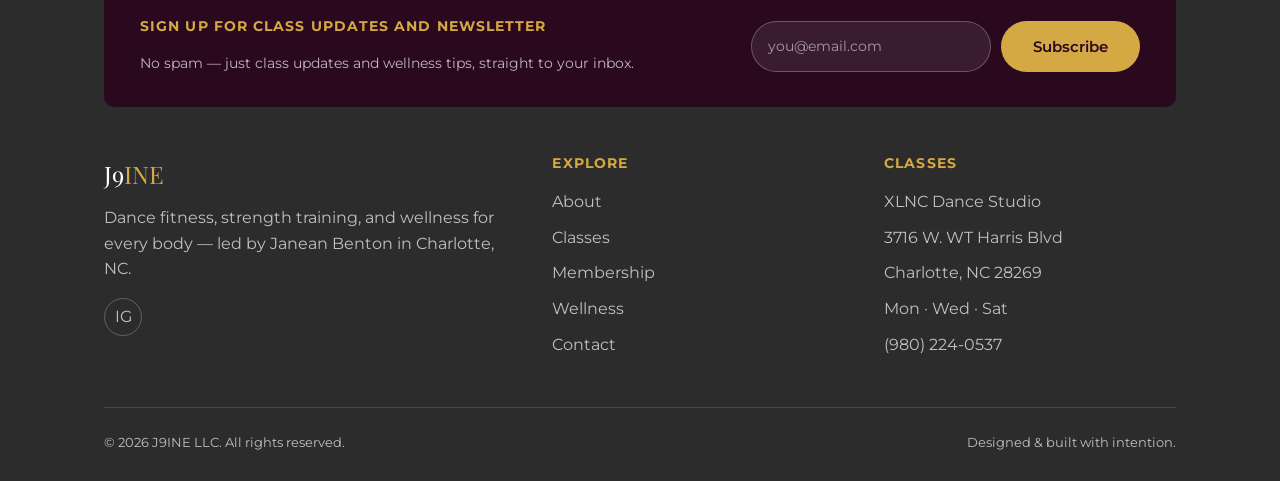
<file: wellness/menopause-hot-flashes.html>
<!doctype html>
<html lang="en">
<head>
<meta charset="UTF-8">
<meta name="viewport" content="width=device-width, initial-scale=1.0">
<title>Working With Hot Flashes, Not Against Them | J9INE Wellness</title>
<meta name="description" content="What's actually happening in your body during menopause hot flashes, and four practical tips you can use tonight.">
<link rel="canonical" href="https://www.j9ine.com/wellness/menopause-hot-flashes.html">
<meta property="og:type" content="article">
<meta property="og:title" content="Working With Hot Flashes, Not Against Them | J9INE Wellness">
<meta property="og:description" content="What's happening in your body during menopause, and four tips you can use tonight.">
<meta property="og:url" content="https://www.j9ine.com/wellness/menopause-hot-flashes.html">
<meta property="og:image" content="https://www.j9ine.com/assets/hero-poster.jpg">
<meta name="twitter:card" content="summary_large_image">
<meta name="twitter:image" content="https://www.j9ine.com/assets/hero-poster.jpg">
<link rel="icon" type="image/png" sizes="32x32" href="../assets/favicon-32.png">
<link rel="apple-touch-icon" href="../assets/apple-touch-icon.png">
<link rel="preconnect" href="https://fonts.googleapis.com">
<link rel="preconnect" href="https://fonts.gstatic.com" crossorigin>
<link href="https://fonts.googleapis.com/css2?family=Playfair+Display:ital,wght@0,600;0,700;1,500&family=Montserrat:wght@300;400;500;600;700&display=swap" rel="stylesheet">
<link rel="stylesheet" href="../css/styles.css">
</head>
<body>

<header class="site-header">
  <nav class="nav">
    <a href="../index.html" class="logo"><img src="../assets/logo.png" alt="J9INE Fitness"></a>
    <ul class="nav-links">
      <li><a href="../index.html">Home</a></li>
      <li><a href="../about.html">About</a></li>
      <li><a href="../classes.html">Classes</a></li>
      <li><a href="../membership.html">Membership</a></li>
      <li><a href="../wellness.html" class="active">Wellness</a></li>
      <li><a href="../contact.html">Contact</a></li>
    </ul>
    <div class="nav-cta">
      <a href="../classes.html#book" class="btn btn-outline-plum">Book a Class</a>
      <button class="nav-toggle" aria-label="Toggle menu"><span></span><span></span><span></span></button>
    </div>
  </nav>
</header>

<section class="article-hero">
  <div class="container">
    <span class="tag tag-sage">Menopause Fitness</span>
    <h1 style="color:#fff;">Working With Hot Flashes, Not Against Them</h1>
    <p class="lede" style="color:rgba(255,255,255,0.75);">Your body isn't broken. It's evolving. Here's what's actually happening — and what helps.</p>
  </div>
</section>

<article class="article-body">
  <p>If you're 40+ and feel like your body changed overnight — the heat, the disrupted sleep, the workouts that used to work but suddenly don't — that's menopause, and you are not alone.</p>

  <h2>What's happening in your body</h2>
  <p>Hot flashes are caused by estrogen-related changes to your body's internal thermostat (your hypothalamus). As estrogen drops, your body becomes more sensitive to small changes in temperature, triggering sudden heat, flushing, and sweating — often worst at night.</p>

  <h2>Four tips you can use tonight</h2>
  <ul>
    <li><strong>Cool your room</strong> to 65–68°F before bed</li>
    <li><strong>Wear moisture-wicking sleepwear</strong> instead of heavier fabrics</li>
    <li><strong>Avoid alcohol and spicy food after 6pm</strong> — both are common triggers</li>
    <li><strong>Try box breathing</strong> before bed: 4 seconds in, hold 4, out 4, hold 4 — repeat for four rounds</li>
  </ul>

  <h2>Movement still matters — maybe more than ever</h2>
  <p>Strength training helps counter the muscle loss and metabolism slowdown that comes with dropping estrogen, while consistent movement has been shown to reduce the frequency and intensity of hot flashes over time. You don't need to train harder — you need to train smarter, with recovery and nutrition working alongside you, not against you.</p>

  <p>This is exactly why J9INE classes combine dance cardio with real strength work — because your 40s (and beyond) can be your strongest decade yet.</p>

  <p><a href="../wellness.html" class="back-link">&larr; Back to Wellness Hub</a></p>
</article>

<footer class="site-footer">
  <div class="container">
    <div class="newsletter-bar">
      <div>
        <h4>Sign Up for Class Updates and Newsletter</h4>
        <p>No spam — just class updates and wellness tips, straight to your inbox.</p>
      </div>
      <form class="newsletter-form" action="https://formspree.io/f/xpqgboqa" method="POST">
        <input type="email" name="email" placeholder="you@email.com" required>
        <input type="hidden" name="form_type" value="newsletter">
        <button type="submit" class="btn btn-gold">Subscribe</button>
      </form>
    </div>

    <div class="footer-grid">
      <div>
        <div class="footer-logo">J9<span>INE</span></div>
        <p>Dance fitness, strength training, and wellness for every body — led by Janean Benton in Charlotte, NC.</p>
        <div class="social-row">
          <a href="https://www.instagram.com/J9INEFit" target="_blank" rel="noopener" aria-label="Instagram">IG</a>
        </div>
      </div>
      <div>
        <h4>Explore</h4>
        <ul class="footer-links">
          <li><a href="../about.html">About</a></li>
          <li><a href="../classes.html">Classes</a></li>
          <li><a href="../membership.html">Membership</a></li>
          <li><a href="../wellness.html">Wellness</a></li>
          <li><a href="../contact.html">Contact</a></li>
        </ul>
      </div>
      <div>
        <h4>Classes</h4>
        <ul class="footer-links">
          <li>XLNC Dance Studio</li>
          <li>3716 W. WT Harris Blvd</li>
          <li>Charlotte, NC 28269</li>
          <li>Mon · Wed · Sat</li>
          <li><a href="tel:+19802240537">(980) 224-0537</a></li>
        </ul>
      </div>
    </div>
    <div class="footer-bottom">
      <span>&copy; <span id="year"></span> J9INE LLC. All rights reserved.</span>
      <span>Designed &amp; built with intention.</span>
    </div>
  </div>
</footer>
<a href="../classes.html#book" class="mobile-book-cta">Book a Class</a>
<script src="../js/main.js"></script>
</body>
</html>
</file>
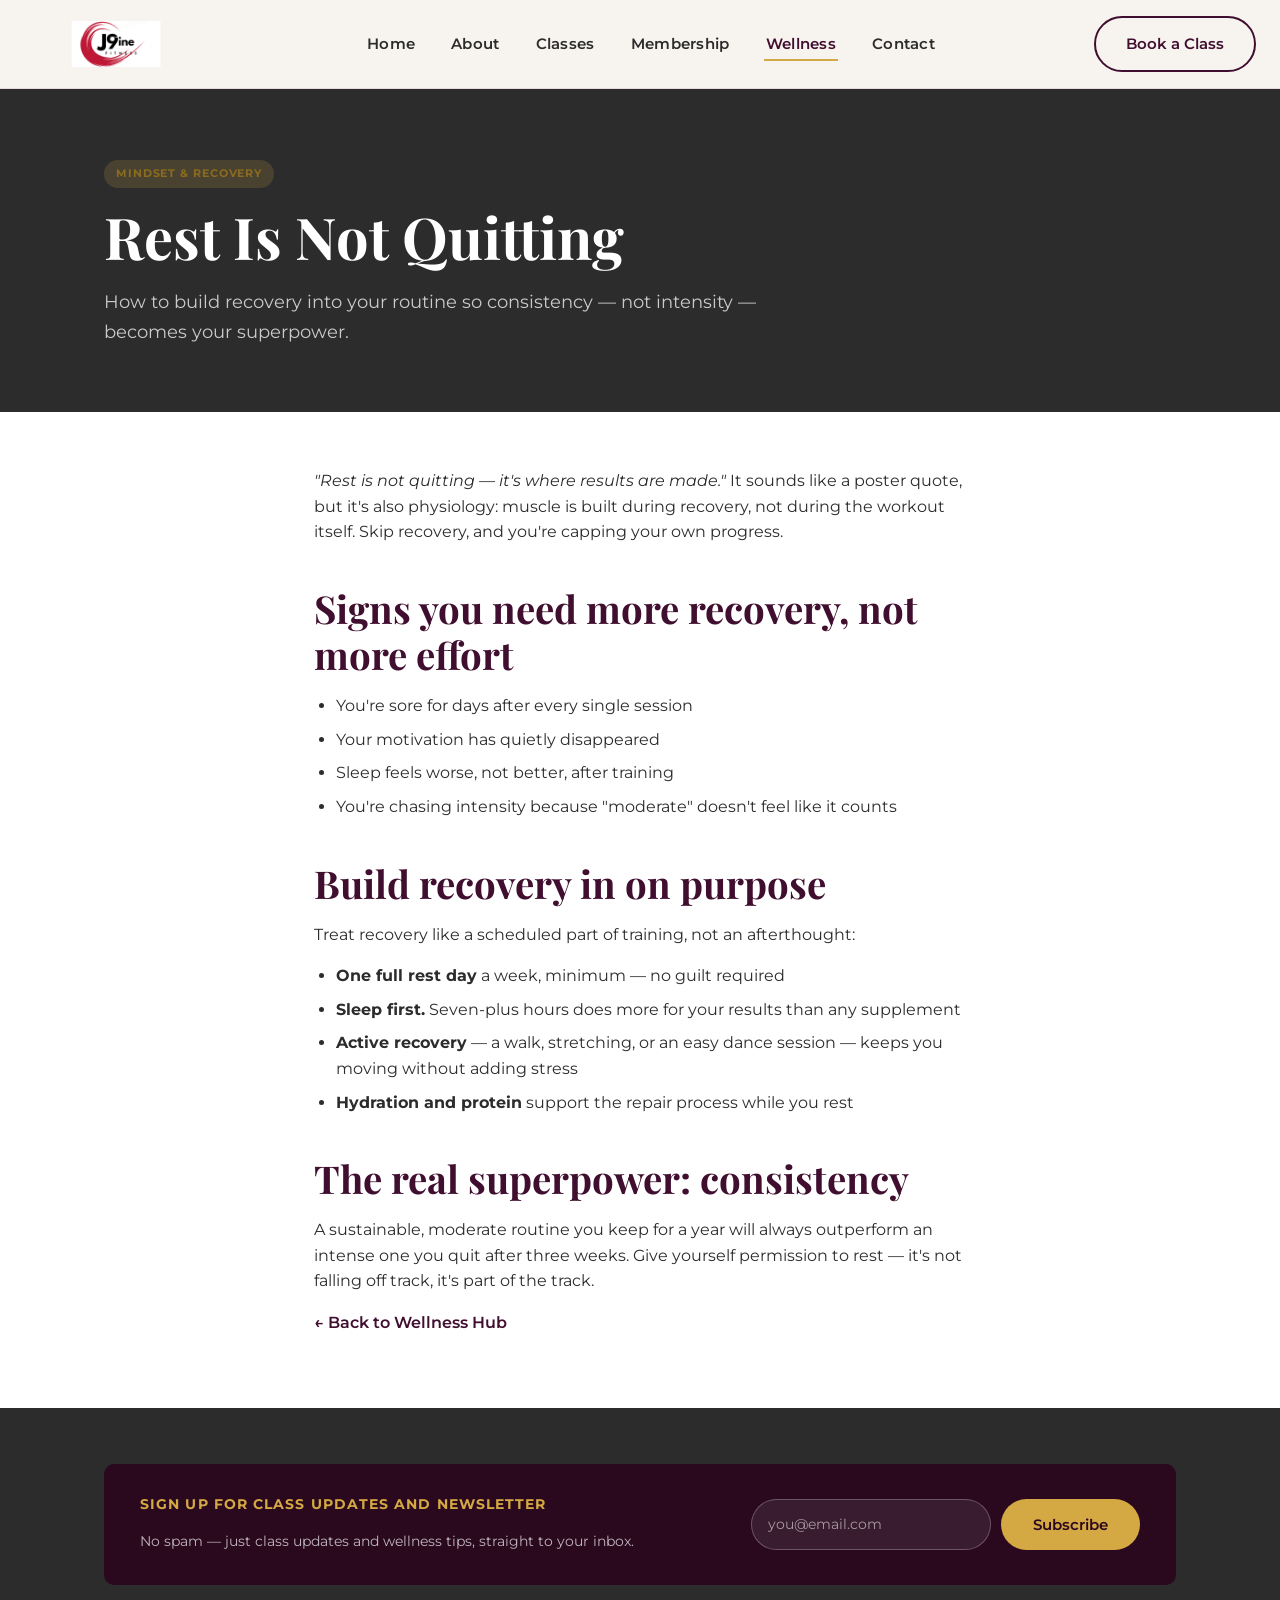
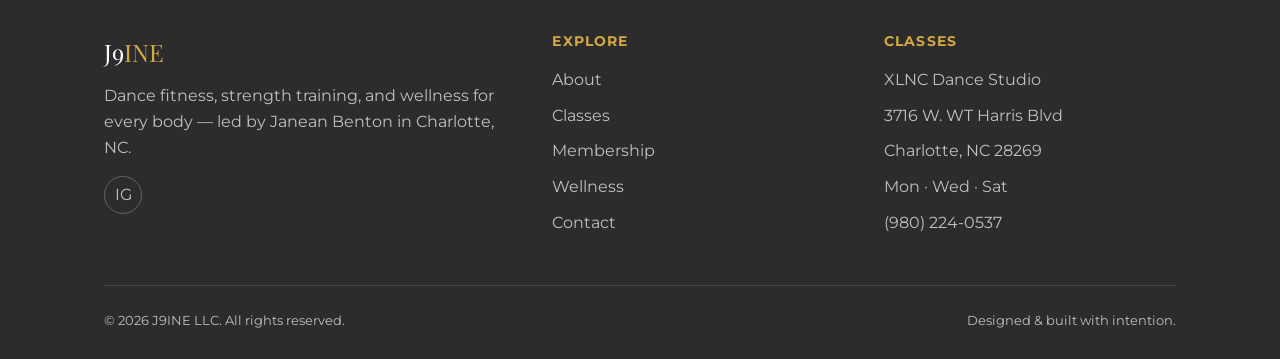
<file: wellness/mindset-recovery.html>
<!doctype html>
<html lang="en">
<head>
<meta charset="UTF-8">
<meta name="viewport" content="width=device-width, initial-scale=1.0">
<title>Rest Is Not Quitting | J9INE Wellness</title>
<meta name="description" content="How to build recovery into your fitness routine so consistency, not intensity, becomes your superpower.">
<link rel="canonical" href="https://www.j9ine.com/wellness/mindset-recovery.html">
<meta property="og:type" content="article">
<meta property="og:title" content="Rest Is Not Quitting | J9INE Wellness">
<meta property="og:description" content="How to build recovery into your routine so consistency becomes your superpower.">
<meta property="og:url" content="https://www.j9ine.com/wellness/mindset-recovery.html">
<meta property="og:image" content="https://www.j9ine.com/assets/hero-poster.jpg">
<meta name="twitter:card" content="summary_large_image">
<meta name="twitter:image" content="https://www.j9ine.com/assets/hero-poster.jpg">
<link rel="icon" type="image/png" sizes="32x32" href="../assets/favicon-32.png">
<link rel="apple-touch-icon" href="../assets/apple-touch-icon.png">
<link rel="preconnect" href="https://fonts.googleapis.com">
<link rel="preconnect" href="https://fonts.gstatic.com" crossorigin>
<link href="https://fonts.googleapis.com/css2?family=Playfair+Display:ital,wght@0,600;0,700;1,500&family=Montserrat:wght@300;400;500;600;700&display=swap" rel="stylesheet">
<link rel="stylesheet" href="../css/styles.css">
</head>
<body>

<header class="site-header">
  <nav class="nav">
    <a href="../index.html" class="logo"><img src="../assets/logo.png" alt="J9INE Fitness"></a>
    <ul class="nav-links">
      <li><a href="../index.html">Home</a></li>
      <li><a href="../about.html">About</a></li>
      <li><a href="../classes.html">Classes</a></li>
      <li><a href="../membership.html">Membership</a></li>
      <li><a href="../wellness.html" class="active">Wellness</a></li>
      <li><a href="../contact.html">Contact</a></li>
    </ul>
    <div class="nav-cta">
      <a href="../classes.html#book" class="btn btn-outline-plum">Book a Class</a>
      <button class="nav-toggle" aria-label="Toggle menu"><span></span><span></span><span></span></button>
    </div>
  </nav>
</header>

<section class="article-hero">
  <div class="container">
    <span class="tag tag-gold">Mindset &amp; Recovery</span>
    <h1 style="color:#fff;">Rest Is Not Quitting</h1>
    <p class="lede" style="color:rgba(255,255,255,0.75);">How to build recovery into your routine so consistency — not intensity — becomes your superpower.</p>
  </div>
</section>

<article class="article-body">
  <p><em>"Rest is not quitting — it's where results are made."</em> It sounds like a poster quote, but it's also physiology: muscle is built during recovery, not during the workout itself. Skip recovery, and you're capping your own progress.</p>

  <h2>Signs you need more recovery, not more effort</h2>
  <ul>
    <li>You're sore for days after every single session</li>
    <li>Your motivation has quietly disappeared</li>
    <li>Sleep feels worse, not better, after training</li>
    <li>You're chasing intensity because "moderate" doesn't feel like it counts</li>
  </ul>

  <h2>Build recovery in on purpose</h2>
  <p>Treat recovery like a scheduled part of training, not an afterthought:</p>
  <ul>
    <li><strong>One full rest day</strong> a week, minimum — no guilt required</li>
    <li><strong>Sleep first.</strong> Seven-plus hours does more for your results than any supplement</li>
    <li><strong>Active recovery</strong> — a walk, stretching, or an easy dance session — keeps you moving without adding stress</li>
    <li><strong>Hydration and protein</strong> support the repair process while you rest</li>
  </ul>

  <h2>The real superpower: consistency</h2>
  <p>A sustainable, moderate routine you keep for a year will always outperform an intense one you quit after three weeks. Give yourself permission to rest — it's not falling off track, it's part of the track.</p>

  <p><a href="../wellness.html" class="back-link">&larr; Back to Wellness Hub</a></p>
</article>

<footer class="site-footer">
  <div class="container">
    <div class="newsletter-bar">
      <div>
        <h4>Sign Up for Class Updates and Newsletter</h4>
        <p>No spam — just class updates and wellness tips, straight to your inbox.</p>
      </div>
      <form class="newsletter-form" action="https://formspree.io/f/xpqgboqa" method="POST">
        <input type="email" name="email" placeholder="you@email.com" required>
        <input type="hidden" name="form_type" value="newsletter">
        <button type="submit" class="btn btn-gold">Subscribe</button>
      </form>
    </div>

    <div class="footer-grid">
      <div>
        <div class="footer-logo">J9<span>INE</span></div>
        <p>Dance fitness, strength training, and wellness for every body — led by Janean Benton in Charlotte, NC.</p>
        <div class="social-row">
          <a href="https://www.instagram.com/J9INEFit" target="_blank" rel="noopener" aria-label="Instagram">IG</a>
        </div>
      </div>
      <div>
        <h4>Explore</h4>
        <ul class="footer-links">
          <li><a href="../about.html">About</a></li>
          <li><a href="../classes.html">Classes</a></li>
          <li><a href="../membership.html">Membership</a></li>
          <li><a href="../wellness.html">Wellness</a></li>
          <li><a href="../contact.html">Contact</a></li>
        </ul>
      </div>
      <div>
        <h4>Classes</h4>
        <ul class="footer-links">
          <li>XLNC Dance Studio</li>
          <li>3716 W. WT Harris Blvd</li>
          <li>Charlotte, NC 28269</li>
          <li>Mon · Wed · Sat</li>
          <li><a href="tel:+19802240537">(980) 224-0537</a></li>
        </ul>
      </div>
    </div>
    <div class="footer-bottom">
      <span>&copy; <span id="year"></span> J9INE LLC. All rights reserved.</span>
      <span>Designed &amp; built with intention.</span>
    </div>
  </div>
</footer>
<a href="../classes.html#book" class="mobile-book-cta">Book a Class</a>
<script src="../js/main.js"></script>
</body>
</html>
</file>
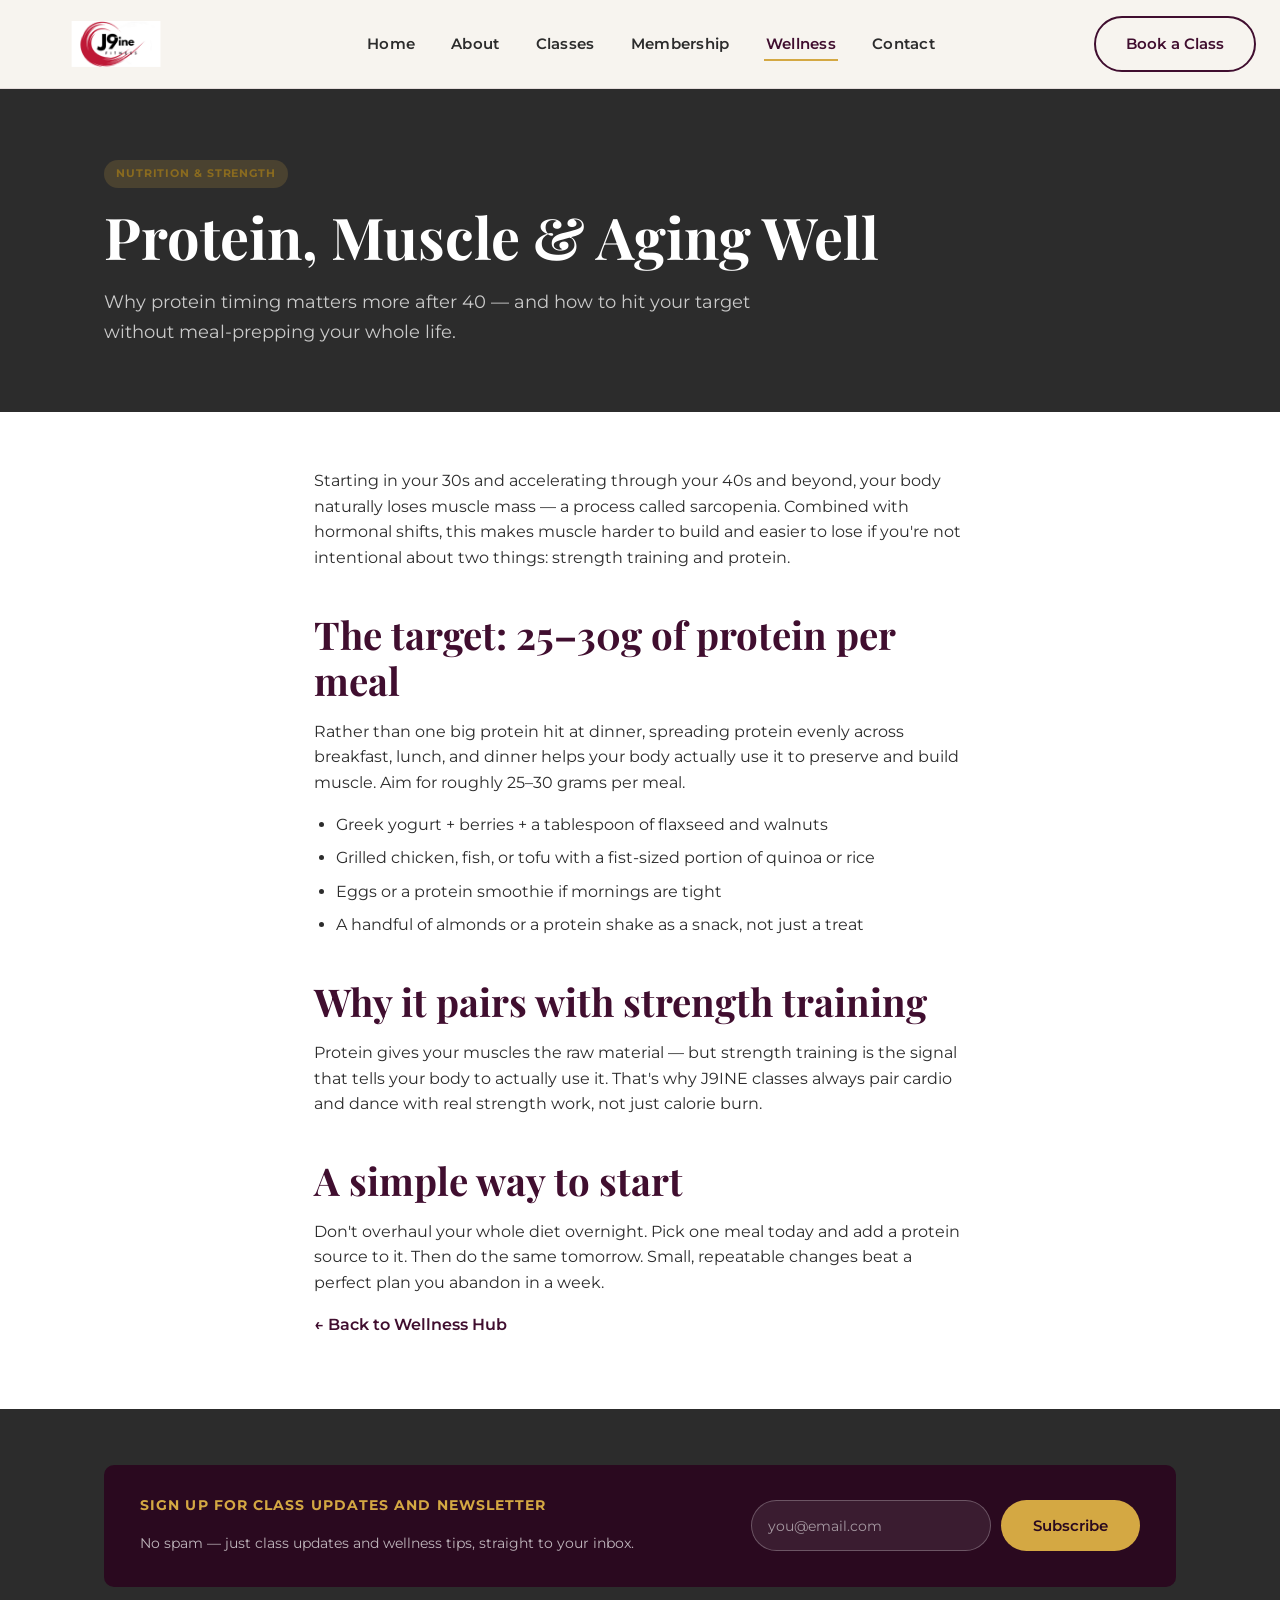
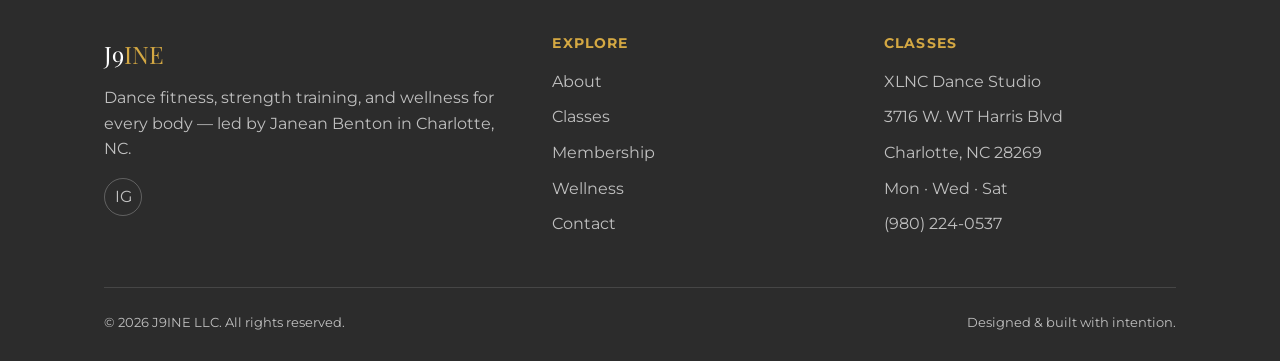
<file: wellness/protein-strength-40plus.html>
<!doctype html>
<html lang="en">
<head>
<meta charset="UTF-8">
<meta name="viewport" content="width=device-width, initial-scale=1.0">
<title>Protein, Muscle &amp; Aging Well | J9INE Wellness</title>
<meta name="description" content="Why protein timing matters more after 40, how much to aim for per meal, and simple ways to hit your target without overhauling your life.">
<link rel="canonical" href="https://www.j9ine.com/wellness/protein-strength-40plus.html">
<meta property="og:type" content="article">
<meta property="og:title" content="Protein, Muscle & Aging Well | J9INE Wellness">
<meta property="og:description" content="Why protein timing matters more after 40 — and how to hit your target without meal-prepping your whole life.">
<meta property="og:url" content="https://www.j9ine.com/wellness/protein-strength-40plus.html">
<meta property="og:image" content="https://www.j9ine.com/assets/hero-poster.jpg">
<meta name="twitter:card" content="summary_large_image">
<meta name="twitter:image" content="https://www.j9ine.com/assets/hero-poster.jpg">
<link rel="icon" type="image/png" sizes="32x32" href="../assets/favicon-32.png">
<link rel="apple-touch-icon" href="../assets/apple-touch-icon.png">
<link rel="preconnect" href="https://fonts.googleapis.com">
<link rel="preconnect" href="https://fonts.gstatic.com" crossorigin>
<link href="https://fonts.googleapis.com/css2?family=Playfair+Display:ital,wght@0,600;0,700;1,500&family=Montserrat:wght@300;400;500;600;700&display=swap" rel="stylesheet">
<link rel="stylesheet" href="../css/styles.css">
</head>
<body>

<header class="site-header">
  <nav class="nav">
    <a href="../index.html" class="logo"><img src="../assets/logo.png" alt="J9INE Fitness"></a>
    <ul class="nav-links">
      <li><a href="../index.html">Home</a></li>
      <li><a href="../about.html">About</a></li>
      <li><a href="../classes.html">Classes</a></li>
      <li><a href="../membership.html">Membership</a></li>
      <li><a href="../wellness.html" class="active">Wellness</a></li>
      <li><a href="../contact.html">Contact</a></li>
    </ul>
    <div class="nav-cta">
      <a href="../classes.html#book" class="btn btn-outline-plum">Book a Class</a>
      <button class="nav-toggle" aria-label="Toggle menu"><span></span><span></span><span></span></button>
    </div>
  </nav>
</header>

<section class="article-hero">
  <div class="container">
    <span class="tag tag-gold">Nutrition &amp; Strength</span>
    <h1 style="color:#fff;">Protein, Muscle &amp; Aging Well</h1>
    <p class="lede" style="color:rgba(255,255,255,0.75);">Why protein timing matters more after 40 — and how to hit your target without meal-prepping your whole life.</p>
  </div>
</section>

<article class="article-body">
  <p>Starting in your 30s and accelerating through your 40s and beyond, your body naturally loses muscle mass — a process called sarcopenia. Combined with hormonal shifts, this makes muscle harder to build and easier to lose if you're not intentional about two things: strength training and protein.</p>

  <h2>The target: 25–30g of protein per meal</h2>
  <p>Rather than one big protein hit at dinner, spreading protein evenly across breakfast, lunch, and dinner helps your body actually use it to preserve and build muscle. Aim for roughly 25–30 grams per meal.</p>
  <ul>
    <li>Greek yogurt + berries + a tablespoon of flaxseed and walnuts</li>
    <li>Grilled chicken, fish, or tofu with a fist-sized portion of quinoa or rice</li>
    <li>Eggs or a protein smoothie if mornings are tight</li>
    <li>A handful of almonds or a protein shake as a snack, not just a treat</li>
  </ul>

  <h2>Why it pairs with strength training</h2>
  <p>Protein gives your muscles the raw material — but strength training is the signal that tells your body to actually use it. That's why J9INE classes always pair cardio and dance with real strength work, not just calorie burn.</p>

  <h2>A simple way to start</h2>
  <p>Don't overhaul your whole diet overnight. Pick one meal today and add a protein source to it. Then do the same tomorrow. Small, repeatable changes beat a perfect plan you abandon in a week.</p>

  <p><a href="../wellness.html" class="back-link">&larr; Back to Wellness Hub</a></p>
</article>

<footer class="site-footer">
  <div class="container">
    <div class="newsletter-bar">
      <div>
        <h4>Sign Up for Class Updates and Newsletter</h4>
        <p>No spam — just class updates and wellness tips, straight to your inbox.</p>
      </div>
      <form class="newsletter-form" action="https://formspree.io/f/xpqgboqa" method="POST">
        <input type="email" name="email" placeholder="you@email.com" required>
        <input type="hidden" name="form_type" value="newsletter">
        <button type="submit" class="btn btn-gold">Subscribe</button>
      </form>
    </div>

    <div class="footer-grid">
      <div>
        <div class="footer-logo">J9<span>INE</span></div>
        <p>Dance fitness, strength training, and wellness for every body — led by Janean Benton in Charlotte, NC.</p>
        <div class="social-row">
          <a href="https://www.instagram.com/J9INEFit" target="_blank" rel="noopener" aria-label="Instagram">IG</a>
        </div>
      </div>
      <div>
        <h4>Explore</h4>
        <ul class="footer-links">
          <li><a href="../about.html">About</a></li>
          <li><a href="../classes.html">Classes</a></li>
          <li><a href="../membership.html">Membership</a></li>
          <li><a href="../wellness.html">Wellness</a></li>
          <li><a href="../contact.html">Contact</a></li>
        </ul>
      </div>
      <div>
        <h4>Classes</h4>
        <ul class="footer-links">
          <li>XLNC Dance Studio</li>
          <li>3716 W. WT Harris Blvd</li>
          <li>Charlotte, NC 28269</li>
          <li>Mon · Wed · Sat</li>
          <li><a href="tel:+19802240537">(980) 224-0537</a></li>
        </ul>
      </div>
    </div>
    <div class="footer-bottom">
      <span>&copy; <span id="year"></span> J9INE LLC. All rights reserved.</span>
      <span>Designed &amp; built with intention.</span>
    </div>
  </div>
</footer>
<a href="../classes.html#book" class="mobile-book-cta">Book a Class</a>
<script src="../js/main.js"></script>
</body>
</html>
</file>
<file: css/styles.css>
/* ============================================
   J9INE — Design System
   Deep Plum / Warm Gold / Sage Green / Cream / Charcoal
   ============================================ */

:root {
  --plum: #400E2F;
  --plum-dark: #2a091f;
  --gold: #D4A843;
  --sage: #7A9E7E;
  --cream: #F7F3EE;
  --charcoal: #2C2C2C;
  --white: #FFFFFF;

  --font-display: 'Playfair Display', Georgia, serif;
  --font-body: 'Montserrat', -apple-system, BlinkMacSystemFont, sans-serif;

  --container: 1120px;
  --radius: 10px;
  --shadow: 0 10px 30px rgba(44, 44, 44, 0.12);
}

*, *::before, *::after { box-sizing: border-box; }

html { scroll-behavior: smooth; }

body {
  margin: 0;
  font-family: var(--font-body);
  color: var(--charcoal);
  background: var(--white);
  line-height: 1.6;
  -webkit-font-smoothing: antialiased;
}

img { max-width: 100%; display: block; }

a { color: inherit; text-decoration: none; }

.container {
  width: 100%;
  max-width: var(--container);
  margin: 0 auto;
  padding: 0 24px;
}

h1, h2, h3, h4 {
  font-family: var(--font-display);
  color: var(--plum);
  line-height: 1.2;
  margin: 0 0 16px;
}

h1 { font-size: clamp(2.2rem, 5vw, 3.6rem); }
h2 { font-size: clamp(1.7rem, 3.5vw, 2.4rem); }
h3 { font-size: 1.3rem; }

p { margin: 0 0 16px; }

.eyebrow {
  font-family: var(--font-body);
  font-weight: 600;
  letter-spacing: 0.14em;
  text-transform: uppercase;
  font-size: 0.75rem;
  color: var(--gold);
  display: block;
  margin-bottom: 10px;
}

.lede {
  font-size: 1.15rem;
  color: #55504f;
  max-width: 60ch;
}

/* ---------- Buttons ---------- */
.btn {
  display: inline-block;
  font-family: var(--font-body);
  font-weight: 600;
  font-size: 0.95rem;
  padding: 14px 30px;
  border-radius: 999px;
  border: 2px solid transparent;
  cursor: pointer;
  transition: transform 0.15s ease, box-shadow 0.15s ease, background 0.15s ease, color 0.15s ease;
}
.btn:hover { transform: translateY(-2px); }

.btn-primary {
  background: var(--plum);
  color: var(--white);
}
.btn-primary:hover { background: var(--plum-dark); box-shadow: var(--shadow); }

.btn-gold {
  background: var(--gold);
  color: var(--plum-dark);
}
.btn-gold:hover { box-shadow: var(--shadow); }

.btn-outline {
  background: transparent;
  color: var(--white);
  border-color: var(--white);
}
.btn-outline:hover { background: var(--white); color: var(--plum); }

.btn-outline-plum {
  background: transparent;
  color: var(--plum);
  border-color: var(--plum);
}
.btn-outline-plum:hover { background: var(--plum); color: var(--white); }

.cta-row {
  display: flex;
  gap: 16px;
  flex-wrap: wrap;
}

/* ---------- Header / Nav ---------- */
.site-header {
  position: sticky;
  top: 0;
  z-index: 100;
  background: rgba(247, 243, 238, 0.92);
  backdrop-filter: blur(6px);
  border-bottom: 1px solid rgba(64, 14, 47, 0.1);
}

.nav {
  display: flex;
  align-items: center;
  justify-content: space-between;
  padding: 16px 24px;
}

.logo {
  display: flex;
  align-items: center;
  font-family: var(--font-display);
  font-weight: 700;
  font-size: 1.6rem;
  color: var(--plum);
  letter-spacing: 0.03em;
}
.logo span { color: var(--gold); }
.logo img {
  height: 46px;
  width: auto;
  display: block;
}

.nav-links {
  display: flex;
  gap: 32px;
  list-style: none;
  margin: 0;
  padding: 0;
}

.nav-links a {
  font-weight: 600;
  font-size: 0.92rem;
  letter-spacing: 0.02em;
  color: var(--charcoal);
  padding: 6px 2px;
  border-bottom: 2px solid transparent;
  transition: color 0.15s ease, border-color 0.15s ease;
}
.nav-links a:hover,
.nav-links a.active {
  color: var(--plum);
  border-color: var(--gold);
}

.nav-cta { display: flex; gap: 12px; align-items: center; }

.nav-toggle {
  display: none;
  background: none;
  border: none;
  cursor: pointer;
  padding: 8px;
}
.nav-toggle span {
  display: block;
  width: 26px;
  height: 2px;
  background: var(--plum);
  margin: 5px 0;
  transition: 0.2s;
}

/* ---------- Hero ---------- */
.hero {
  background: linear-gradient(160deg, var(--plum) 0%, var(--plum-dark) 65%);
  color: var(--white);
  padding: 96px 0 110px;
  position: relative;
  overflow: hidden;
}
.hero::after {
  content: "";
  position: absolute;
  right: -120px;
  top: -120px;
  width: 420px;
  height: 420px;
  border-radius: 50%;
  background: radial-gradient(circle, rgba(212,168,67,0.35) 0%, rgba(212,168,67,0) 70%);
}
.hero .container { position: relative; z-index: 1; }
.hero h1 { color: var(--white); }
.hero .lede { color: rgba(255,255,255,0.85); }

.hero-video-hero {
  padding: 0;
  min-height: 640px;
  display: flex;
  align-items: flex-end;
  justify-content: flex-start;
}
.hero-video-hero::after {
  display: none;
}
.hero-bg-video {
  position: absolute;
  inset: 0;
  width: 100%;
  height: 100%;
  object-fit: cover;
  z-index: 0;
}
.hero-corner {
  position: relative;
  z-index: 2;
  max-width: 420px;
  margin: 0 0 40px 40px;
  padding: 24px 28px;
  background: rgba(64,14,47,0.65);
  backdrop-filter: blur(6px);
  -webkit-backdrop-filter: blur(6px);
  border-radius: var(--radius);
}
.hero-corner h1 {
  font-size: clamp(1.3rem, 2vw, 1.8rem);
  margin-bottom: 12px;
}
.hero-corner .lede {
  font-size: 0.9rem;
  margin-bottom: 18px;
}
.hero-corner .cta-row {
  gap: 10px;
}
.hero-corner .btn {
  padding: 10px 20px;
  font-size: 0.82rem;
}

.about-photo {
  justify-self: center;
  max-height: 480px;
  width: auto;
  max-width: 100%;
  object-fit: contain;
  filter: drop-shadow(0 20px 30px rgba(0,0,0,0.25));
}

.big-quote {
  font-family: var(--font-display);
  font-style: italic;
  font-weight: 600;
  color: var(--plum);
  font-size: clamp(1.8rem, 3.4vw, 2.6rem);
  line-height: 1.35;
  text-align: center;
  max-width: 14ch;
  margin: 0 auto;
  position: relative;
}
.big-quote::before {
  content: "";
  display: block;
  width: 60px;
  height: 4px;
  background: var(--gold);
  margin: 0 auto 24px;
  border-radius: 2px;
}

.hero-badge {
  display: inline-flex;
  align-items: center;
  gap: 8px;
  background: rgba(255,255,255,0.1);
  border: 1px solid rgba(212,168,67,0.5);
  color: var(--gold);
  padding: 6px 16px;
  border-radius: 999px;
  font-size: 0.8rem;
  font-weight: 600;
  letter-spacing: 0.08em;
  text-transform: uppercase;
  margin-bottom: 22px;
}

/* ---------- Sections ---------- */
section { padding: 88px 0; }
.section-cream { background: var(--cream); }
.section-charcoal { background: var(--charcoal); color: var(--white); }
.section-charcoal h2, .section-charcoal h3 { color: var(--white); }
.section-charcoal .lede { color: rgba(255,255,255,0.75); }

.section-head {
  max-width: 640px;
  margin: 0 auto 48px;
  text-align: center;
}
.section-head.left { margin: 0 0 48px; text-align: left; }

/* ---------- Cards / Grids ---------- */
.grid {
  display: grid;
  gap: 28px;
}
.grid-3 { grid-template-columns: repeat(3, 1fr); }
.grid-2 { grid-template-columns: repeat(2, 1fr); }
.grid-4 { grid-template-columns: repeat(4, 1fr); }

.card {
  background: var(--white);
  border-radius: var(--radius);
  padding: 32px 28px;
  box-shadow: var(--shadow);
  border-top: 4px solid var(--gold);
}
.card.plum { border-top-color: var(--plum); }
.card.sage { border-top-color: var(--sage); }

.card h3 { margin-bottom: 10px; }
.card p { color: #5a5654; margin-bottom: 0; }

.testimonial-card .stars {
  color: var(--gold);
  font-size: 1.05rem;
  letter-spacing: 2px;
  margin-bottom: 14px;
}
.testimonial-card p.quote {
  color: #4a4644;
  font-style: italic;
  margin-bottom: 18px;
}
.testimonial-card .reviewer-name {
  font-weight: 700;
  color: var(--plum);
  font-size: 0.9rem;
  margin: 0;
  font-style: normal;
}

.tag {
  display: inline-block;
  font-size: 0.7rem;
  font-weight: 700;
  letter-spacing: 0.08em;
  text-transform: uppercase;
  padding: 5px 12px;
  border-radius: 999px;
  margin-bottom: 14px;
}
.tag-plum { background: rgba(64,14,47,0.1); color: var(--plum); }
.tag-gold { background: rgba(212,168,67,0.18); color: #8a6b1f; }
.tag-sage { background: rgba(122,158,126,0.18); color: #3f5a42; }

/* ---------- About / image split ---------- */
.split {
  display: grid;
  grid-template-columns: 0.9fr 1.1fr;
  gap: 56px;
  align-items: center;
}
.split img, .img-placeholder {
  border-radius: var(--radius);
  box-shadow: var(--shadow);
}
.img-placeholder {
  aspect-ratio: 4/5;
  background: linear-gradient(150deg, var(--sage), var(--plum));
  display: flex;
  align-items: center;
  justify-content: center;
  color: rgba(255,255,255,0.85);
  font-family: var(--font-display);
  font-style: italic;
  text-align: center;
  padding: 24px;
}

/* ---------- Schedule table ---------- */
.schedule {
  width: 100%;
  border-collapse: collapse;
  background: var(--white);
  border-radius: var(--radius);
  overflow: hidden;
  box-shadow: var(--shadow);
}
.schedule th, .schedule td {
  padding: 16px 20px;
  text-align: left;
  border-bottom: 1px solid #eee6dc;
}
.schedule th {
  background: var(--plum);
  color: var(--white);
  font-size: 0.8rem;
  letter-spacing: 0.06em;
  text-transform: uppercase;
}
.schedule tr:last-child td { border-bottom: none; }

/* ---------- Forms ---------- */
.form {
  max-width: 620px;
  margin: 0 auto;
  background: var(--white);
  padding: 40px;
  border-radius: var(--radius);
  box-shadow: var(--shadow);
}
.form label {
  display: block;
  font-weight: 600;
  font-size: 0.85rem;
  margin-bottom: 6px;
  color: var(--plum);
}
.form input, .form textarea, .form select {
  width: 100%;
  padding: 12px 14px;
  margin-bottom: 20px;
  border: 1px solid #ddd3c8;
  border-radius: 8px;
  font-family: var(--font-body);
  font-size: 0.95rem;
  background: var(--cream);
}
.form input:focus, .form textarea:focus {
  outline: 2px solid var(--gold);
  outline-offset: 1px;
}

/* ---------- CTA banner ---------- */
.cta-banner {
  background: linear-gradient(135deg, #355E3B, #24402a);
  color: var(--white);
  border-radius: var(--radius);
  padding: 56px;
  text-align: center;
}
.cta-banner h2 { color: var(--white); }

/* ---------- Newsletter ---------- */
.newsletter-bar {
  background: var(--plum-dark);
  border-radius: var(--radius);
  padding: 32px 36px;
  margin-bottom: 48px;
  display: flex;
  align-items: center;
  justify-content: space-between;
  flex-wrap: wrap;
  gap: 20px;
}
.newsletter-bar h4 {
  color: var(--white);
  font-family: var(--font-display);
  font-size: 1.3rem;
  font-weight: 700;
  text-transform: none;
  letter-spacing: 0;
  margin: 0 0 4px;
}
.newsletter-bar p {
  margin: 0;
  color: rgba(255,255,255,0.7);
  font-size: 0.9rem;
}
.newsletter-form {
  display: flex;
  gap: 10px;
  flex-wrap: wrap;
}
.newsletter-form input[type="email"] {
  padding: 12px 16px;
  border-radius: 999px;
  border: 1px solid rgba(255,255,255,0.25);
  background: rgba(255,255,255,0.08);
  color: var(--white);
  font-family: var(--font-body);
  font-size: 0.9rem;
  min-width: 240px;
}
.newsletter-form input[type="email"]::placeholder { color: rgba(255,255,255,0.55); }
.newsletter-form input[type="email"]:focus {
  outline: 2px solid var(--gold);
  outline-offset: 1px;
}

/* ---------- Footer ---------- */
.site-footer {
  background: var(--charcoal);
  color: rgba(255,255,255,0.7);
  padding: 56px 0 28px;
}
.footer-grid {
  display: grid;
  grid-template-columns: 1.4fr 1fr 1fr;
  gap: 40px;
  margin-bottom: 40px;
}
.site-footer h4 {
  color: var(--gold);
  font-family: var(--font-body);
  font-size: 0.85rem;
  letter-spacing: 0.08em;
  text-transform: uppercase;
  margin-bottom: 18px;
}
.footer-logo {
  font-family: var(--font-display);
  font-size: 1.5rem;
  color: var(--white);
  margin-bottom: 12px;
}
.footer-logo span { color: var(--gold); }
.footer-links { list-style: none; padding: 0; margin: 0; }
.footer-links li { margin-bottom: 10px; }
.footer-links a:hover { color: var(--gold); }
.social-row { display: flex; gap: 14px; margin-top: 8px; }
.social-row a {
  width: 38px; height: 38px;
  border: 1px solid rgba(255,255,255,0.25);
  border-radius: 50%;
  display: flex; align-items: center; justify-content: center;
  transition: background 0.15s ease, border-color 0.15s ease;
}
.social-row a:hover { background: var(--gold); border-color: var(--gold); color: var(--charcoal); }
.footer-bottom {
  border-top: 1px solid rgba(255,255,255,0.12);
  padding-top: 24px;
  font-size: 0.82rem;
  display: flex;
  justify-content: space-between;
  flex-wrap: wrap;
  gap: 12px;
}

/* ---------- Wellness article ---------- */
.article-hero {
  background: var(--charcoal);
  color: var(--white);
  padding: 70px 0 50px;
}
.article-body {
  max-width: 700px;
  margin: 0 auto;
  padding: 56px 24px;
}
.article-body h2 { margin-top: 40px; }
.article-body ul { padding-left: 22px; }
.article-body li { margin-bottom: 8px; }
.back-link { font-weight: 600; color: var(--plum); }

/* ---------- Mobile sticky booking CTA ---------- */
.mobile-book-cta {
  display: none;
}

/* ---------- Responsive ---------- */
@media (max-width: 860px) {
  .split { grid-template-columns: 1fr; }
  .grid-3, .grid-4 { grid-template-columns: 1fr 1fr; }
  .footer-grid { grid-template-columns: 1fr 1fr; }
  .about-photo { max-height: 320px; }
  .hero-video-hero { min-height: 480px; }
  .hero-corner { margin: 0 20px 24px; max-width: none; }
}

@media (max-width: 680px) {
  .nav-links, .nav-cta .btn-outline-plum { display: none; }
  .nav-toggle { display: block; }
  .nav.open .nav-links {
    display: flex;
    position: absolute;
    top: 100%;
    left: 0;
    right: 0;
    background: var(--cream);
    flex-direction: column;
    padding: 20px 24px;
    gap: 18px;
    border-bottom: 1px solid rgba(64,14,47,0.1);
  }
  .grid-3, .grid-2, .grid-4 { grid-template-columns: 1fr; }
  .footer-grid { grid-template-columns: 1fr; }
  .cta-banner { padding: 36px 24px; }
  .form { padding: 28px; }
  .newsletter-bar { flex-direction: column; align-items: flex-start; padding: 24px; }
  .newsletter-form { width: 100%; }
  .newsletter-form input[type="email"] { flex: 1; min-width: 0; }

  body { padding-bottom: 74px; }
  .mobile-book-cta {
    display: flex;
    align-items: center;
    justify-content: center;
    position: fixed;
    left: 50%;
    bottom: 18px;
    transform: translateX(-50%);
    z-index: 300;
    background: var(--gold);
    color: var(--plum-dark);
    font-weight: 700;
    font-size: 0.95rem;
    padding: 14px 34px;
    border-radius: 999px;
    box-shadow: 0 10px 26px rgba(0,0,0,0.35);
    white-space: nowrap;
  }
}
</file>
